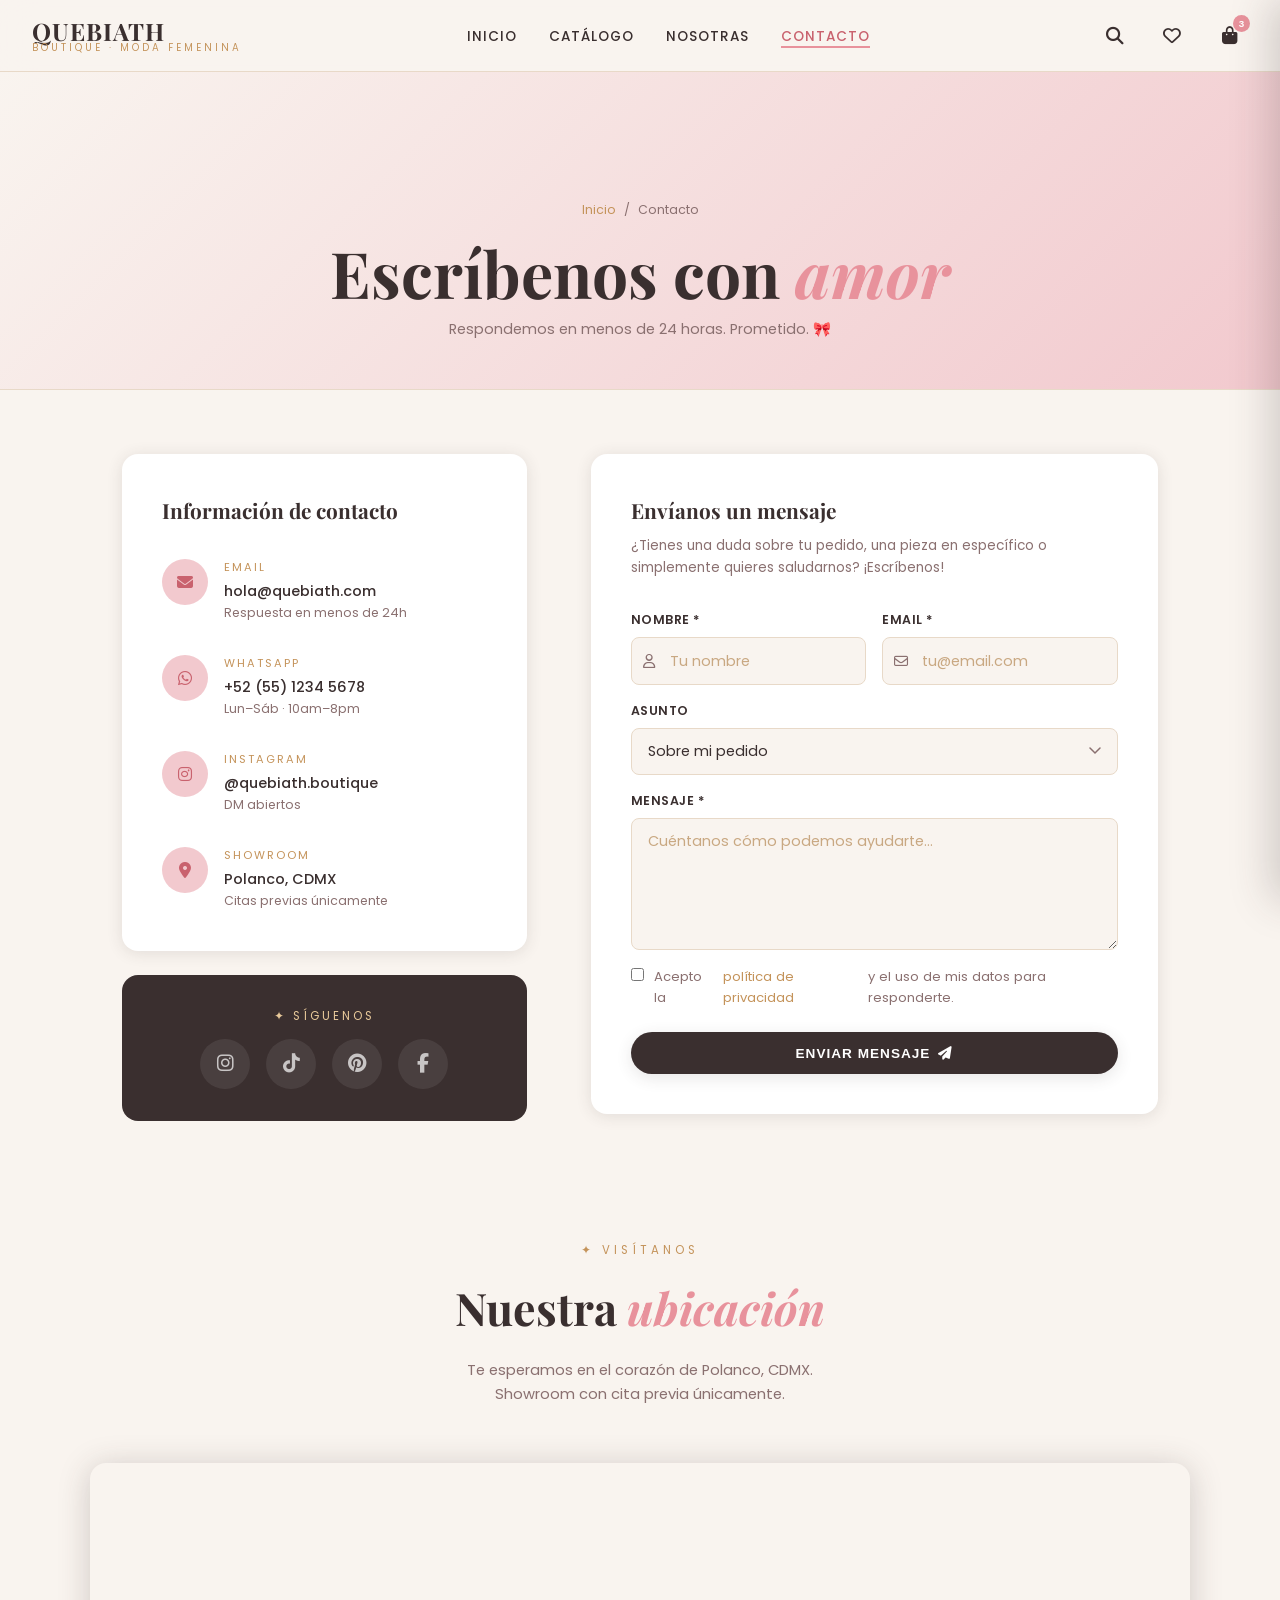
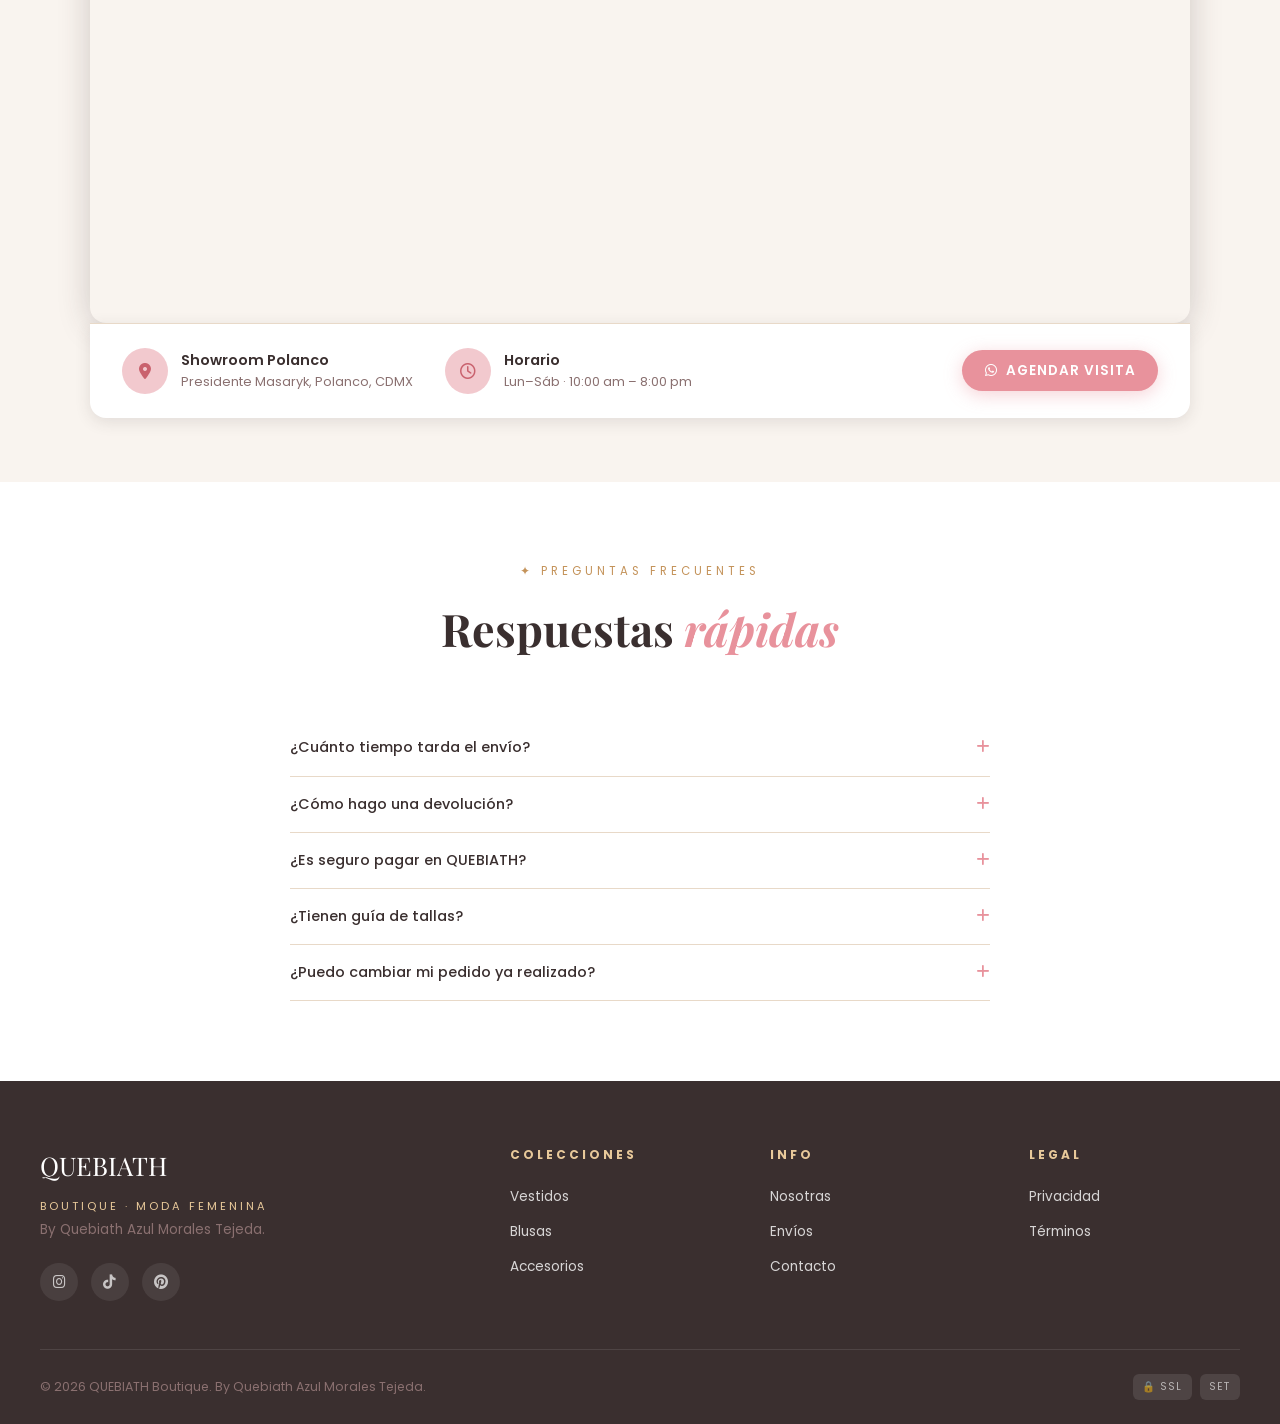
<file: pages/contacto.html>
<!DOCTYPE html>
<html lang="es">
<head>
  <meta charset="UTF-8">
  <meta name="viewport" content="width=device-width, initial-scale=1.0">
  <title>Contacto — QUEBIATH Boutique</title>
  <link rel="stylesheet" href="../css/style.css">
  <link rel="stylesheet" href="https://cdnjs.cloudflare.com/ajax/libs/font-awesome/6.5.0/css/all.min.css">
  <style>
    .contact-layout { max-width: 1100px; margin: 0 auto; padding: 4rem 2rem; display: grid; grid-template-columns: 1fr 1.4fr; gap: 4rem; align-items: start; }
    .contact-info-card { background: white; border-radius: var(--radius); padding: 2.5rem; box-shadow: 0 2px 16px var(--shadow); }
    .contact-item { display: flex; gap: 1rem; align-items: flex-start; margin-bottom: 2rem; }
    .contact-icon { width: 46px; height: 46px; background: var(--blush); border-radius: 50%; display: flex; align-items: center; justify-content: center; color: var(--rose-dark); font-size: 1rem; flex-shrink: 0; }
    .contact-item-text .label { font-size: 0.7rem; letter-spacing: 2px; text-transform: uppercase; color: var(--gold); margin-bottom: 0.2rem; }
    .contact-item-text .value { font-size: 0.9rem; color: var(--charcoal); font-weight: 500; }
    .contact-item-text .sub { font-size: 0.78rem; color: var(--muted); }
    .contact-form-card { background: white; border-radius: var(--radius); padding: 2.5rem; box-shadow: 0 2px 16px var(--shadow); }
    .input-icon-wrap { position: relative; }
    .input-icon { position: absolute; left: 12px; top: 50%; transform: translateY(-50%); color: var(--muted); font-size: 0.88rem; }
    .input-icon-wrap .form-input { padding-left: 2.4rem; }
    .faq-item { border-bottom: 1px solid var(--beige); }
    .faq-q { display: flex; justify-content: space-between; align-items: center; padding: 1rem 0; cursor: pointer; font-size: 0.9rem; font-weight: 500; color: var(--charcoal); }
    .faq-q .icon { color: var(--rose); transition: transform 0.3s; }
    .faq-a { display: none; font-size: 0.85rem; color: var(--muted); padding-bottom: 1rem; line-height: 1.7; }
    .faq-item.open .faq-q .icon { transform: rotate(45deg); }
    .faq-item.open .faq-a { display: block; }
    @media(max-width:800px){ .contact-layout{ grid-template-columns:1fr; } }
  </style>
</head>
<body>

<nav class="navbar" id="navbar">
  <a href="../index.html" class="nav-logo">
    <span class="brand">QUEBIATH</span>
    <span class="tagline">Boutique · Moda Femenina</span>
  </a>
  <ul class="nav-links">
    <li><a href="../index.html">Inicio</a></li>
    <li><a href="catalogo.html">Catálogo</a></li>
    <li><a href="nosotras.html">Nosotras</a></li>
    <li><a href="contacto.html" class="active">Contacto</a></li>
  </ul>
  <div class="nav-icons">
    <button class="nav-icon-btn"><i class="fa-solid fa-magnifying-glass"></i></button>
    <button class="nav-icon-btn"><i class="fa-regular fa-heart"></i></button>
    <button class="nav-icon-btn" id="cartBtn">
      <i class="fa-solid fa-bag-shopping"></i>
      <span class="cart-count" id="cartCount">3</span>
    </button>
  </div>
  <button class="hamburger" id="hamburger"><span></span><span></span><span></span></button>
</nav>

<div class="mobile-menu" id="mobileMenu">
  <a href="../index.html">Inicio</a>
  <a href="catalogo.html">Catálogo</a>
  <a href="nosotras.html">Nosotras</a>
  <a href="contacto.html">Contacto</a>
</div>

<div class="cart-overlay" id="cartOverlay" onclick="closeCart()"></div>
<aside class="cart-sidebar" id="cartSidebar">
  <div class="cart-header"><h3>Mi Bolsa</h3><button class="cart-close" onclick="closeCart()"><i class="fa-solid fa-xmark"></i></button></div>
  <div class="cart-items" id="cartItems"></div>
  <div class="cart-footer">
    <div class="cart-subtotal"><span class="label">Total</span><span class="value">$4,870 MXN</span></div>
    <a href="checkout.html" class="btn btn-primary btn-full" style="margin-top:1rem;">Finalizar Compra</a>
  </div>
</aside>

<div style="margin-top:72px;">
  <div class="page-hero">
    <div class="breadcrumb"><a href="../index.html">Inicio</a><span>/</span><span>Contacto</span></div>
    <h1>Escríbenos con <span style="color:var(--rose);font-style:italic;">amor</span></h1>
    <p style="max-width:440px;margin:0.5rem auto 0;font-size:0.9rem;color:var(--muted);">Respondemos en menos de 24 horas. Prometido. 🎀</p>
  </div>
</div>

<div class="contact-layout">
  <!-- Info -->
  <div>
    <div class="contact-info-card">
      <h3 style="font-family:'Playfair Display',serif;font-size:1.3rem;margin-bottom:2rem;color:var(--charcoal);">Información de contacto</h3>
      <div class="contact-item">
        <div class="contact-icon"><i class="fa-solid fa-envelope"></i></div>
        <div class="contact-item-text">
          <div class="label">Email</div>
          <div class="value">hola@quebiath.com</div>
          <div class="sub">Respuesta en menos de 24h</div>
        </div>
      </div>
      <div class="contact-item">
        <div class="contact-icon"><i class="fa-brands fa-whatsapp"></i></div>
        <div class="contact-item-text">
          <div class="label">WhatsApp</div>
          <div class="value">+52 (55) 1234 5678</div>
          <div class="sub">Lun–Sáb · 10am–8pm</div>
        </div>
      </div>
      <div class="contact-item">
        <div class="contact-icon"><i class="fa-brands fa-instagram"></i></div>
        <div class="contact-item-text">
          <div class="label">Instagram</div>
          <div class="value">@quebiath.boutique</div>
          <div class="sub">DM abiertos</div>
        </div>
      </div>
      <div class="contact-item" style="margin-bottom:0;">
        <div class="contact-icon"><i class="fa-solid fa-location-dot"></i></div>
        <div class="contact-item-text">
          <div class="label">Showroom</div>
          <div class="value">Polanco, CDMX</div>
          <div class="sub">Citas previas únicamente</div>
        </div>
      </div>
    </div>

    <!-- Socials -->
    <div style="background:var(--charcoal);border-radius:var(--radius);padding:2rem;margin-top:1.5rem;text-align:center;">
      <p style="font-size:0.72rem;letter-spacing:3px;text-transform:uppercase;color:var(--gold-light);margin-bottom:0.8rem;">✦ Síguenos</p>
      <div style="display:flex;gap:1rem;justify-content:center;">
        <a href="#" class="social-btn" style="width:50px;height:50px;font-size:1.2rem;"><i class="fa-brands fa-instagram"></i></a>
        <a href="#" class="social-btn" style="width:50px;height:50px;font-size:1.2rem;"><i class="fa-brands fa-tiktok"></i></a>
        <a href="#" class="social-btn" style="width:50px;height:50px;font-size:1.2rem;"><i class="fa-brands fa-pinterest"></i></a>
        <a href="#" class="social-btn" style="width:50px;height:50px;font-size:1.2rem;"><i class="fa-brands fa-facebook-f"></i></a>
      </div>
    </div>
  </div>

  <!-- Form -->
  <div class="contact-form-card">
    <h3 style="font-family:'Playfair Display',serif;font-size:1.3rem;margin-bottom:0.5rem;">Envíanos un mensaje</h3>
    <p style="font-size:0.85rem;color:var(--muted);margin-bottom:2rem;">¿Tienes una duda sobre tu pedido, una pieza en específico o simplemente quieres saludarnos? ¡Escríbenos!</p>
    <form id="contactForm" onsubmit="submitContact(event)">
      <div class="form-row">
        <div class="form-group">
          <label class="form-label">Nombre *</label>
          <div class="input-icon-wrap">
            <i class="fa-regular fa-user input-icon"></i>
            <input type="text" class="form-input" placeholder="Tu nombre" required>
          </div>
        </div>
        <div class="form-group">
          <label class="form-label">Email *</label>
          <div class="input-icon-wrap">
            <i class="fa-regular fa-envelope input-icon"></i>
            <input type="email" class="form-input" placeholder="tu@email.com" required autocomplete="email">
          </div>
        </div>
        <div class="form-group full" style="grid-column:span 2;">
          <label class="form-label">Asunto</label>
          <select class="form-input form-select">
            <option>Sobre mi pedido</option>
            <option>Una pieza del catálogo</option>
            <option>Devolución o cambio</option>
            <option>Colaboración</option>
            <option>Otro</option>
          </select>
        </div>
        <div class="form-group full" style="grid-column:span 2;">
          <label class="form-label">Mensaje *</label>
          <textarea class="form-input" rows="5" placeholder="Cuéntanos cómo podemos ayudarte..." required style="resize:vertical;"></textarea>
        </div>
      </div>
      <label style="display:flex;align-items:flex-start;gap:0.6rem;font-size:0.82rem;color:var(--muted);cursor:pointer;margin-bottom:1.5rem;">
        <input type="checkbox" required style="accent-color:var(--rose);margin-top:2px;flex-shrink:0;">
        Acepto la <a href="#" style="color:var(--gold);">política de privacidad</a> y el uso de mis datos para responderte.
      </label>
      <button type="submit" class="btn btn-primary btn-full">
        Enviar mensaje <i class="fa-solid fa-paper-plane"></i>
      </button>
    </form>
  </div>
</div>

<!-- Mapa de ubicación -->
<section style="padding:0 2rem 4rem;">
  <div style="max-width:1100px;margin:0 auto;">
    <div class="section-header" style="padding-top:3.5rem;">
      <p class="section-eyebrow">✦ Visítanos</p>
      <h2 class="section-title">Nuestra <span>ubicación</span></h2>
      <p class="section-desc">Te esperamos en el corazón de Polanco, CDMX.<br>Showroom con cita previa únicamente.</p>
    </div>
    <div style="border-radius:var(--radius);overflow:hidden;box-shadow:0 4px 32px var(--shadow-deep);">
      <iframe
        src="https://www.google.com/maps/embed?pb=!1m18!1m12!1m3!1d15052.456!2d-99.20410!3d19.43212!2m3!1f0!2f0!3f0!3m2!1i1024!2i768!4f13.1!3m3!1m2!1s0x85d201b8498ef16d%3A0x7e43e7e8b9d0e0ae!2sPolanco%2C%20Miguel%20Hidalgo%2C%20Ciudad%20de%20M%C3%A9xico%2C%20CDMX%2C%20M%C3%A9xico!5e0!3m2!1ses-419!2smx!4v1710000000000!5m2!1ses-419!2smx"
        width="100%"
        height="460"
        style="border:0;display:block;"
        allowfullscreen=""
        loading="lazy"
        referrerpolicy="no-referrer-when-downgrade"
        title="QUEBIATH Boutique — Polanco, CDMX">
      </iframe>
    </div>
    <div style="background:white;border-radius:0 0 var(--radius) var(--radius);padding:1.5rem 2rem;display:flex;gap:2rem;flex-wrap:wrap;align-items:center;border-top:1px solid var(--beige);box-shadow:0 4px 16px var(--shadow);">
      <div style="display:flex;gap:0.8rem;align-items:center;">
        <div class="contact-icon"><i class="fa-solid fa-location-dot"></i></div>
        <div>
          <div style="font-weight:600;font-size:0.9rem;color:var(--charcoal);">Showroom Polanco</div>
          <div style="font-size:0.8rem;color:var(--muted);">Presidente Masaryk, Polanco, CDMX</div>
        </div>
      </div>
      <div style="display:flex;gap:0.8rem;align-items:center;">
        <div class="contact-icon"><i class="fa-regular fa-clock"></i></div>
        <div>
          <div style="font-weight:600;font-size:0.9rem;color:var(--charcoal);">Horario</div>
          <div style="font-size:0.8rem;color:var(--muted);">Lun–Sáb · 10:00 am – 8:00 pm</div>
        </div>
      </div>
      <a href="https://wa.me/5215512345678" class="btn btn-rose" style="margin-left:auto;padding:0.6rem 1.4rem;font-size:0.85rem;" target="_blank" rel="noopener noreferrer">
        <i class="fa-brands fa-whatsapp"></i> Agendar visita
      </a>
    </div>
  </div>
</section>

<!-- FAQ -->
<section style="padding:5rem 2rem;background:white;">
  <div class="section-header">
    <p class="section-eyebrow">✦ Preguntas frecuentes</p>
    <h2 class="section-title">Respuestas <span>rápidas</span></h2>
  </div>
  <div style="max-width:700px;margin:0 auto;">
    <div class="faq-item">
      <div class="faq-q" onclick="toggleFaq(this)">¿Cuánto tiempo tarda el envío? <span class="icon"><i class="fa-solid fa-plus"></i></span></div>
      <div class="faq-a">Los envíos express tardan 2-3 días hábiles con Fedex o DHL. El envío overnight llega al día siguiente si realizas tu pedido antes de las 2pm. El envío estándar tarda 5-7 días hábiles.</div>
    </div>
    <div class="faq-item">
      <div class="faq-q" onclick="toggleFaq(this)">¿Cómo hago una devolución? <span class="icon"><i class="fa-solid fa-plus"></i></span></div>
      <div class="faq-a">Tienes 30 días a partir de la fecha de entrega para devolver cualquier pieza en condición original (sin usar, con etiquetas). Escríbenos y te enviamos la guía de devolución prepagada. ¡Sin costo adicional!</div>
    </div>
    <div class="faq-item">
      <div class="faq-q" onclick="toggleFaq(this)">¿Es seguro pagar en QUEBIATH? <span class="icon"><i class="fa-solid fa-plus"></i></span></div>
      <div class="faq-a">¡Totalmente! Usamos certificado SSL 256-bit, protocolo SET de Visa/Mastercard y autenticación 3D Secure. Nunca almacenamos tu CVV. Tu información está protegida en todo momento.</div>
    </div>
    <div class="faq-item">
      <div class="faq-q" onclick="toggleFaq(this)">¿Tienen guía de tallas? <span class="icon"><i class="fa-solid fa-plus"></i></span></div>
      <div class="faq-a">Sí. En cada producto encontrarás el botón "Guía de tallas" con medidas específicas de esa prenda. Si tienes dudas, escríbenos y te asesoramos personalmente.</div>
    </div>
    <div class="faq-item">
      <div class="faq-q" onclick="toggleFaq(this)">¿Puedo cambiar mi pedido ya realizado? <span class="icon"><i class="fa-solid fa-plus"></i></span></div>
      <div class="faq-a">Puedes modificar tu pedido dentro de las primeras 2 horas. Escríbenos por WhatsApp o email lo antes posible y haremos lo que podamos para ayudarte. Una vez enviado ya no podemos modificarlo.</div>
    </div>
  </div>
</section>

<footer class="footer">
  <div class="footer-grid">
    <div class="footer-brand">
      <span class="brand">QUEBIATH</span>
      <span class="tagline">Boutique · Moda Femenina</span>
      <p>By Quebiath Azul Morales Tejeda.</p>
      <div class="footer-socials">
        <a href="#" class="social-btn"><i class="fa-brands fa-instagram"></i></a>
        <a href="#" class="social-btn"><i class="fa-brands fa-tiktok"></i></a>
        <a href="#" class="social-btn"><i class="fa-brands fa-pinterest"></i></a>
      </div>
    </div>
    <div class="footer-col"><h4>Colecciones</h4><ul><li><a href="catalogo.html">Vestidos</a></li><li><a href="catalogo.html">Blusas</a></li><li><a href="catalogo.html">Accesorios</a></li></ul></div>
    <div class="footer-col"><h4>Info</h4><ul><li><a href="nosotras.html">Nosotras</a></li><li><a href="#">Envíos</a></li><li><a href="contacto.html">Contacto</a></li></ul></div>
    <div class="footer-col"><h4>Legal</h4><ul><li><a href="#">Privacidad</a></li><li><a href="#">Términos</a></li></ul></div>
  </div>
  <div class="footer-bottom">
    <p>© 2026 QUEBIATH Boutique. By Quebiath Azul Morales Tejeda.</p>
    <div class="footer-payments"><span class="payment-badge">🔒 SSL</span><span class="payment-badge">SET</span></div>
  </div>
</footer>

<button class="scroll-top" id="scrollTop" onclick="window.scrollTo({top:0,behavior:'smooth'})"><i class="fa-solid fa-arrow-up"></i></button>
<div class="toast" id="toast"></div>
<script src="../js/data.js"></script>
<script src="../js/main.js"></script>
<script>
  function submitContact(e) {
    e.preventDefault();
    showToast('🎀 ¡Mensaje enviado! Te responderemos pronto.');
    document.getElementById('contactForm').reset();
  }
  function toggleFaq(el) {
    el.parentElement.classList.toggle('open');
  }
</script>
</body>
</html>
</file>
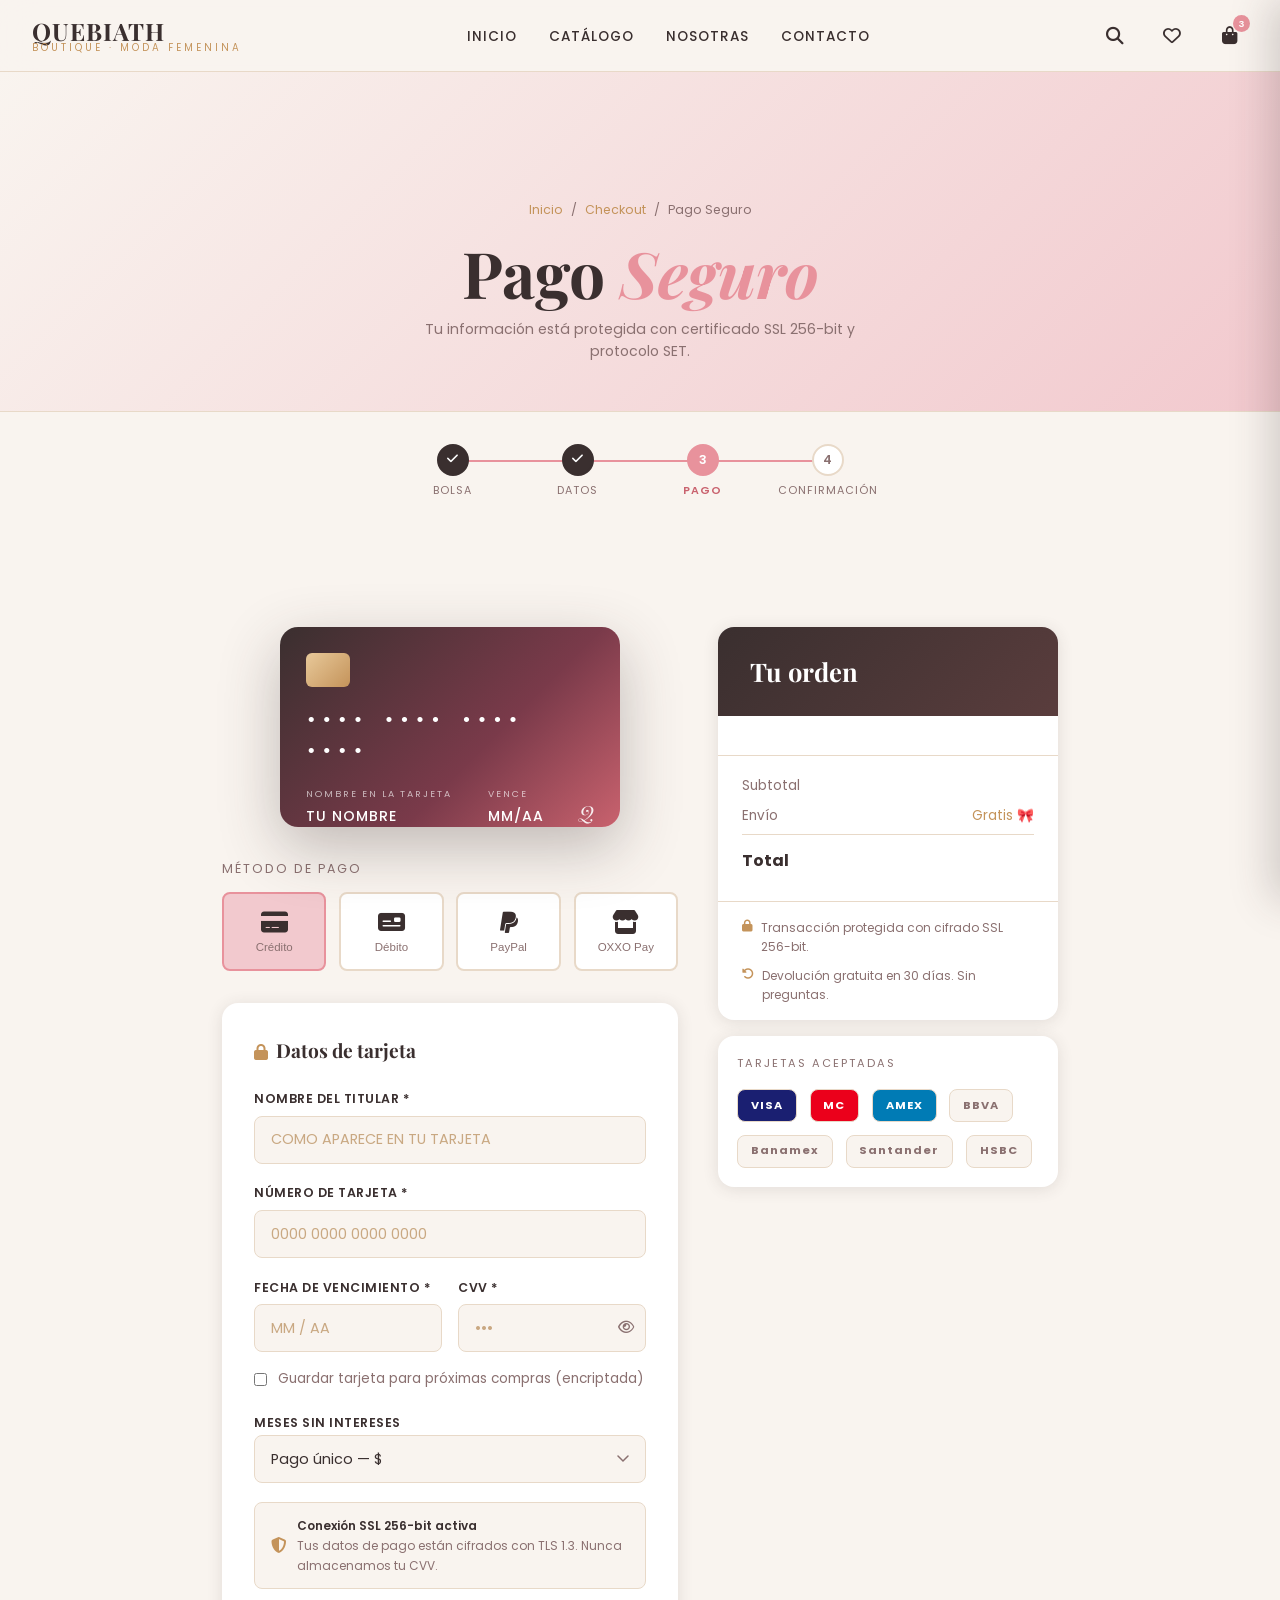
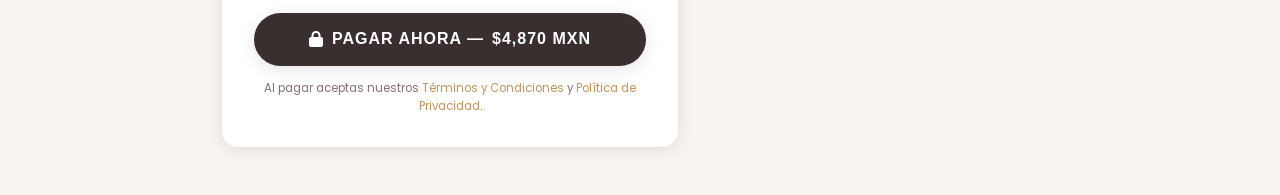
<file: pages/pago.html>
<!DOCTYPE html>
<html lang="es">
<head>
  <meta charset="UTF-8">
  <meta name="viewport" content="width=device-width, initial-scale=1.0">
  <title>Pago Seguro — QUEBIATH Boutique</title>
  <link rel="stylesheet" href="../css/style.css">
  <link rel="stylesheet" href="https://cdnjs.cloudflare.com/ajax/libs/font-awesome/6.5.0/css/all.min.css">
  <style>
    .payment-layout { max-width: 900px; margin: 0 auto; padding: 3rem 2rem; display: grid; grid-template-columns: 1fr 340px; gap: 2.5rem; align-items: start; }
    .payment-left { }
    .payment-right { position: sticky; top: 90px; }
    @media(max-width:760px){ .payment-layout{ grid-template-columns:1fr; } .payment-right{ position:static; } }
    .otp-modal { display: none; position: fixed; inset: 0; background: rgba(58,47,47,0.6); z-index: 2000; align-items: center; justify-content: center; padding: 1rem; backdrop-filter: blur(8px); }
    .otp-modal.show { display: flex; }
    .otp-box { background: white; border-radius: var(--radius); padding: 2.5rem; max-width: 380px; width: 100%; text-align: center; box-shadow: 0 20px 60px var(--shadow-deep); }
    .otp-box h3 { font-family: 'Playfair Display', serif; font-size: 1.5rem; margin-bottom: 0.5rem; }
    .otp-box p { font-size: 0.88rem; color: var(--muted); margin-bottom: 1.5rem; }
    .otp-inputs { display: flex; gap: 0.6rem; justify-content: center; margin-bottom: 1.5rem; }
    .otp-input { width: 52px; height: 60px; border: 2.5px solid var(--beige); border-radius: 10px; font-size: 1.5rem; text-align: center; font-weight: 700; font-family: 'Playfair Display', serif; color: var(--charcoal); outline: none; transition: border-color 0.25s; }
    .otp-input:focus { border-color: var(--rose); }
    .otp-resend { font-size: 0.78rem; color: var(--muted); }
    .otp-resend button { color: var(--rose-dark); font-weight: 600; text-decoration: underline; }
    .bank-logos { display: flex; gap: 0.8rem; flex-wrap: wrap; margin-top: 1rem; }
    .bank-logo { background: var(--cream); border: 1px solid var(--beige); border-radius: 8px; padding: 0.4rem 0.8rem; font-size: 0.7rem; font-weight: 700; letter-spacing: 1px; color: var(--muted); }
  </style>
</head>
<body>

<nav class="navbar" id="navbar">
  <a href="../index.html" class="nav-logo">
    <span class="brand">QUEBIATH</span>
    <span class="tagline">Boutique · Moda Femenina</span>
  </a>
  <ul class="nav-links">
    <li><a href="../index.html">Inicio</a></li>
    <li><a href="catalogo.html">Catálogo</a></li>
    <li><a href="nosotras.html">Nosotras</a></li>
    <li><a href="contacto.html">Contacto</a></li>
  </ul>
  <div class="nav-icons">
    <button class="nav-icon-btn"><i class="fa-solid fa-magnifying-glass"></i></button>
    <button class="nav-icon-btn"><i class="fa-regular fa-heart"></i></button>
    <button class="nav-icon-btn" id="cartBtn">
      <i class="fa-solid fa-bag-shopping"></i>
      <span class="cart-count" id="cartCount">3</span>
    </button>
  </div>
  <button class="hamburger" id="hamburger"><span></span><span></span><span></span></button>
</nav>

<div class="mobile-menu" id="mobileMenu">
  <a href="../index.html">Inicio</a>
  <a href="catalogo.html">Catálogo</a>
  <a href="nosotras.html">Nosotras</a>
  <a href="contacto.html">Contacto</a>
</div>

<div class="cart-overlay" id="cartOverlay" onclick="closeCart()"></div>
<aside class="cart-sidebar" id="cartSidebar">
  <div class="cart-header">
    <h3>Mi Bolsa</h3>
    <button class="cart-close" onclick="closeCart()"><i class="fa-solid fa-xmark"></i></button>
  </div>
  <div class="cart-items" id="cartItems"></div>
  <div class="cart-footer">
    <div class="cart-subtotal"><span class="label">Total</span><span class="value" id="cartTotalDisplay">$4,870 MXN</span></div>
    <a href="checkout.html" class="btn btn-primary btn-full" style="margin-top:1rem;">Finalizar Compra</a>
  </div>
</aside>

<div style="margin-top:72px;">
  <div class="page-hero">
    <div class="breadcrumb">
      <a href="../index.html">Inicio</a><span>/</span>
      <a href="checkout.html">Checkout</a><span>/</span>
      <span>Pago Seguro</span>
    </div>
    <h1>Pago <span style="color:var(--rose);font-style:italic;">Seguro</span></h1>
    <p style="max-width:480px;margin:0.5rem auto 0;font-size:0.88rem;color:var(--muted);">Tu información está protegida con certificado SSL 256-bit y protocolo SET.</p>
  </div>
</div>

<section style="padding:2rem;">
  <!-- Steps -->
  <div class="steps-bar">
    <div class="step-item completed"><div class="step-circle"><i class="fa-solid fa-check"></i></div><span class="step-label">Bolsa</span></div>
    <div class="step-item completed"><div class="step-circle"><i class="fa-solid fa-check"></i></div><span class="step-label">Datos</span></div>
    <div class="step-item active"><div class="step-circle">3</div><span class="step-label">Pago</span></div>
    <div class="step-item pending"><div class="step-circle">4</div><span class="step-label">Confirmación</span></div>
  </div>
</section>

<div class="payment-layout">
  <!-- Left: Payment form -->
  <div class="payment-left">

    <!-- Tarjeta visual 3D -->
    <div class="payment-card-visual">
      <div class="card-3d" id="card3d">
        <div class="card-front">
          <div class="card-chip"></div>
          <div class="card-number" id="cardDisplayNumber">•••• •••• •••• ••••</div>
          <div class="card-meta">
            <div>
              <div class="card-label">Nombre en la tarjeta</div>
              <div class="card-value" id="cardDisplayName">TU NOMBRE</div>
            </div>
            <div>
              <div class="card-label">Vence</div>
              <div class="card-value" id="cardDisplayExpiry">MM/AA</div>
            </div>
            <div class="card-logo">Q</div>
          </div>
        </div>
        <div class="card-back">
          <div class="card-back-stripe"></div>
          <div style="padding:0 0.5rem;">
            <div class="card-back-cvv">
              <div class="cvv-label">CVV</div>
              <div class="cvv-value" id="cardDisplayCvv">•••</div>
            </div>
            <div style="margin-top:1rem;font-size:0.7rem;opacity:0.6;line-height:1.5;">
              Sitio protegido con certificado SSL 256-bit. Tu información de pago está cifrada en todo momento.
            </div>
          </div>
        </div>
      </div>
    </div>

    <!-- Método de pago -->
    <div style="margin-bottom:1.5rem;">
      <div style="font-size:0.78rem;letter-spacing:2px;text-transform:uppercase;color:var(--muted);margin-bottom:0.8rem;">Método de pago</div>
      <div class="payment-methods">
        <button class="payment-method-btn active" onclick="setPayMethod('credit',this)">
          <i class="fa-solid fa-credit-card"></i>
          <span>Crédito</span>
        </button>
        <button class="payment-method-btn" onclick="setPayMethod('debit',this)">
          <i class="fa-solid fa-money-check"></i>
          <span>Débito</span>
        </button>
        <button class="payment-method-btn" onclick="setPayMethod('paypal',this)">
          <i class="fa-brands fa-paypal"></i>
          <span>PayPal</span>
        </button>
        <button class="payment-method-btn" onclick="setPayMethod('oxxo',this)">
          <i class="fa-solid fa-store"></i>
          <span>OXXO Pay</span>
        </button>
      </div>
    </div>

    <!-- Form de tarjeta -->
    <div class="card-form" id="cardFormSection">
      <h3><i class="fa-solid fa-lock" style="color:var(--gold);margin-right:0.5rem;font-size:1rem;"></i>Datos de tarjeta</h3>
      <div class="form-group" style="margin-bottom:1.2rem;">
        <label class="form-label">Nombre del titular *</label>
        <input type="text" class="form-input" id="cardName" placeholder="Como aparece en tu tarjeta" oninput="updateCardName(this.value)" autocomplete="cc-name" maxlength="26" style="text-transform:uppercase">
      </div>
      <div class="form-group" style="margin-bottom:1.2rem;">
        <label class="form-label">Número de tarjeta *</label>
        <div style="position:relative;">
          <input type="text" class="form-input" id="cardNumber" placeholder="0000 0000 0000 0000" oninput="formatCardNum(this)" autocomplete="cc-number" maxlength="19" style="padding-right:3.5rem;">
          <span id="cardBrandIcon" style="position:absolute;right:12px;top:50%;transform:translateY(-50%);font-size:1.4rem;color:var(--muted);"></span>
        </div>
      </div>
      <div class="form-row">
        <div class="form-group">
          <label class="form-label">Fecha de vencimiento *</label>
          <input type="text" class="form-input" id="cardExpiry" placeholder="MM / AA" oninput="formatExpiry(this)" autocomplete="cc-exp" maxlength="7">
        </div>
        <div class="form-group">
          <label class="form-label">CVV *</label>
          <div class="cvv-input-wrap">
            <input type="password" class="form-input" id="cardCvv" placeholder="•••" oninput="updateCvv(this.value)" onfocus="flipCard(true)" onblur="flipCard(false)" autocomplete="cc-csc" maxlength="4">
            <span class="cvv-eye" onclick="toggleCvvVisibility()"><i class="fa-regular fa-eye" id="cvvEyeIcon"></i></span>
          </div>
        </div>
      </div>
      <div class="form-group" style="margin-top:0.5rem;margin-bottom:1.2rem;">
        <label style="display:flex;align-items:center;gap:0.7rem;font-size:0.85rem;cursor:pointer;color:var(--muted);">
          <input type="checkbox" id="saveCard" style="accent-color:var(--rose);">
          Guardar tarjeta para próximas compras (encriptada)
        </label>
      </div>

      <!-- Cuotas (solo crédito) -->
      <div id="installmentsSection" style="margin-bottom:1.2rem;">
        <label class="form-label">Meses sin intereses</label>
        <select class="form-input form-select" id="installments">
          <option value="1">Pago único — $<span id="installTotal"></span></option>
          <option value="3">3 MSI — $<span id="inst3"></span> / mes</option>
          <option value="6">6 MSI — $<span id="inst6"></span> / mes</option>
          <option value="12">12 MSI — $<span id="inst12"></span> / mes</option>
        </select>
      </div>

      <!-- SSL badge -->
      <div class="ssl-badge">
        <i class="fa-solid fa-shield-halved"></i>
        <div>
          <p style="font-weight:600;color:var(--charcoal);margin-bottom:0.1rem;">Conexión SSL 256-bit activa</p>
          <p>Tus datos de pago están cifrados con TLS 1.3. Nunca almacenamos tu CVV.</p>
        </div>
      </div>

      <button class="btn btn-primary btn-full btn-pulse" style="margin-top:1.5rem;font-size:1rem;padding:1.1rem;" onclick="submitPayment()">
        <i class="fa-solid fa-lock"></i> Pagar ahora — <span id="payNowTotal">$4,870 MXN</span>
      </button>
      <p style="text-align:center;font-size:0.72rem;color:var(--muted);margin-top:0.8rem;">
        Al pagar aceptas nuestros <a href="#" style="color:var(--gold);">Términos y Condiciones</a> y <a href="#" style="color:var(--gold);">Política de Privacidad</a>.
      </p>
    </div>

    <!-- PayPal section -->
    <div id="paypalSection" style="display:none;" class="card-form">
      <h3><i class="fa-brands fa-paypal" style="color:#003087;margin-right:0.5rem;"></i>Pagar con PayPal</h3>
      <p style="font-size:0.9rem;margin-bottom:1.5rem;">Serás redirigida de forma segura a PayPal para completar tu pago.</p>
      <button class="btn btn-full" style="background:#003087;color:white;padding:1.1rem;font-size:1rem;" onclick="showToast('🔒 Redirigiendo a PayPal...')">
        <i class="fa-brands fa-paypal"></i> Continuar con PayPal
      </button>
    </div>

    <!-- OXXO section -->
    <div id="oxxoSection" style="display:none;" class="card-form">
      <h3><i class="fa-solid fa-store" style="color:var(--gold);margin-right:0.5rem;"></i>OXXO Pay</h3>
      <p style="font-size:0.9rem;margin-bottom:1rem;">Genera tu ficha de pago y paga en cualquier OXXO de México.</p>
      <div style="background:var(--cream);border:2px dashed var(--beige-dark);border-radius:12px;padding:1.5rem;text-align:center;margin-bottom:1.2rem;">
        <div style="font-size:0.7rem;letter-spacing:2px;text-transform:uppercase;color:var(--muted);margin-bottom:0.5rem;">Referencia de pago</div>
        <div style="font-family:'Courier New',monospace;font-size:1.8rem;font-weight:700;letter-spacing:4px;color:var(--charcoal);">QBT-2026-8847</div>
        <div style="font-size:0.75rem;color:var(--muted);margin-top:0.4rem;">Válida por 48 horas</div>
      </div>
      <button class="btn btn-full btn-gold" onclick="showToast('📄 Ficha OXXO generada. ¡Guárdala!')">Descargar ficha PDF</button>
    </div>

  </div>

  <!-- Right: Order summary -->
  <div class="payment-right">
    <div class="order-summary-card">
      <div class="order-summary-header">
        <h3>Tu orden</h3>
      </div>
      <div class="order-items" id="payOrderItems"></div>
      <div class="order-totals">
        <div class="order-line"><span class="lbl">Subtotal</span><span class="val" id="paySummarySubtotal"></span></div>
        <div class="order-line"><span class="lbl">Envío</span><span class="val" style="color:var(--gold);">Gratis 🎀</span></div>
        <div class="order-line total"><span class="lbl">Total</span><span class="val" id="paySummaryTotal"></span></div>
      </div>
      <div style="padding:1rem 1.5rem;font-size:0.75rem;color:var(--muted);border-top:1px solid var(--beige);">
        <div style="display:flex;gap:0.5rem;align-items:flex-start;margin-bottom:0.6rem;">
          <i class="fa-solid fa-lock" style="color:var(--gold);margin-top:2px;"></i>
          <span>Transacción protegida con cifrado SSL 256-bit.</span>
        </div>
        <div style="display:flex;gap:0.5rem;align-items:flex-start;">
          <i class="fa-solid fa-rotate-left" style="color:var(--gold);margin-top:2px;"></i>
          <span>Devolución gratuita en 30 días. Sin preguntas.</span>
        </div>
      </div>
    </div>

    <!-- Tarjetas aceptadas -->
    <div style="background:white;border-radius:var(--radius);padding:1.2rem;margin-top:1rem;box-shadow:0 2px 16px var(--shadow);">
      <div style="font-size:0.7rem;letter-spacing:2px;text-transform:uppercase;color:var(--muted);margin-bottom:0.8rem;">Tarjetas aceptadas</div>
      <div class="bank-logos">
        <span class="bank-logo" style="background:#1A1F71;color:white;">VISA</span>
        <span class="bank-logo" style="background:#EB001B;color:white;">MC</span>
        <span class="bank-logo" style="background:#007BB5;color:white;">AMEX</span>
        <span class="bank-logo">BBVA</span>
        <span class="bank-logo">Banamex</span>
        <span class="bank-logo">Santander</span>
        <span class="bank-logo">HSBC</span>
      </div>
    </div>
  </div>
</div>

<!-- OTP / 3D Secure Modal -->
<div class="otp-modal" id="otpModal">
  <div class="otp-box">
    <div style="font-size:2.5rem;margin-bottom:0.8rem;">🔐</div>
    <h3>Verificación 3D Secure</h3>
    <p>Tu banco envió un código de verificación a tu teléfono <strong>•••••••••71</strong>. Ingresa el código para confirmar tu pago.</p>
    <div class="otp-inputs" id="otpInputs">
      <input type="text" class="otp-input" maxlength="1" oninput="otpNext(this,0)">
      <input type="text" class="otp-input" maxlength="1" oninput="otpNext(this,1)">
      <input type="text" class="otp-input" maxlength="1" oninput="otpNext(this,2)">
      <input type="text" class="otp-input" maxlength="1" oninput="otpNext(this,3)">
      <input type="text" class="otp-input" maxlength="1" oninput="otpNext(this,4)">
      <input type="text" class="otp-input" maxlength="1" oninput="otpNext(this,5)">
    </div>
    <button class="btn btn-primary btn-full" onclick="confirmOtp()" style="margin-bottom:1rem;">Verificar y pagar</button>
    <div class="otp-resend">¿No recibiste el código? <button onclick="showToast('📱 Reenvío en proceso...')">Reenviar</button></div>
    <p style="font-size:0.7rem;margin-top:1rem;color:var(--muted);">🔒 Proceso 3D Secure activo</p>
  </div>
</div>

<!-- Success overlay -->
<div class="success-overlay" id="successOverlay">
  <div class="success-icon">🎀</div>
  <h2>¡Pago exitoso!</h2>
  <p>Gracias por tu compra en QUEBIATH Boutique. Tu pedido está siendo preparado con todo el amor del mundo.</p>
  <div class="order-number">Número de orden: <strong>#QBT-2026-<span id="orderNum"></span></strong></div>
  <p style="font-size:0.82rem;margin-bottom:1.5rem;">Recibirás un email de confirmación con los detalles de tu envío en breve.</p>
  <div style="display:flex;gap:1rem;flex-wrap:wrap;justify-content:center;">
    <a href="../index.html" class="btn btn-primary">Seguir comprando</a>
    <a href="catalogo.html" class="btn btn-outline">Ver catálogo</a>
  </div>
</div>

<div class="toast" id="toast"></div>
<button class="scroll-top" id="scrollTop" onclick="window.scrollTo({top:0,behavior:'smooth'})"><i class="fa-solid fa-arrow-up"></i></button>

<script src="../js/data.js"></script>
<script src="../js/main.js"></script>
<script>
  // ---- Init totals ----
  function initPayment() {
    if (!window.DB) return;
    const total = DB.query.getCartTotal();
    const totalFmt = '$' + total.toLocaleString('es-MX') + ' MXN';

    // Fill order summary
    const items = DB.cart;
    document.getElementById('payOrderItems').innerHTML = items.map(item => {
      const p = DB.query.getById(item.productId);
      if (!p) return '';
      return `<div class="order-item">
        <div style="position:relative;">
          <img src="${p.images[0]}" alt="${p.name}" class="order-item-img">
          <span style="position:absolute;top:-6px;right:-6px;background:var(--rose);color:white;width:18px;height:18px;border-radius:50%;font-size:0.65rem;display:flex;align-items:center;justify-content:center;font-weight:700;">${item.qty}</span>
        </div>
        <div><div class="order-item-name">${p.name}</div><div class="order-item-sub">Talla: ${item.size}</div></div>
        <div class="order-item-price">$${(p.price*item.qty).toLocaleString('es-MX')}</div>
      </div>`;
    }).join('');

    document.getElementById('paySummarySubtotal').textContent = totalFmt;
    document.getElementById('paySummaryTotal').textContent = totalFmt;
    document.getElementById('payNowTotal').textContent = totalFmt;

    // Installments
    document.getElementById('installTotal').textContent = total.toLocaleString('es-MX');
    document.getElementById('inst3').textContent = Math.round(total/3).toLocaleString('es-MX');
    document.getElementById('inst6').textContent = Math.round(total/6).toLocaleString('es-MX');
    document.getElementById('inst12').textContent = Math.round(total/12).toLocaleString('es-MX');
  }

  // ---- Card display updates ----
  function updateCardName(val) {
    document.getElementById('cardDisplayName').textContent = (val.toUpperCase() || 'TU NOMBRE').slice(0,22);
  }
  function formatCardNum(input) {
    let val = input.value.replace(/\D/g,'').slice(0,16);
    val = val.replace(/(.{4})/g,'$1 ').trim();
    input.value = val;
    const display = val || '•••• •••• •••• ••••';
    document.getElementById('cardDisplayNumber').textContent = display.length < 19 ? display.padEnd(19,'•').replace(/•/g,'•') : display;
    // Detectar tipo de tarjeta
    const num = val.replace(/\s/g,'');
    const icon = document.getElementById('cardBrandIcon');
    if (num.startsWith('4')) { icon.innerHTML='<i class="fa-brands fa-cc-visa" style="color:#1A1F71;"></i>'; }
    else if (/^5[1-5]/.test(num) || /^2[2-7]/.test(num)) { icon.innerHTML='<i class="fa-brands fa-cc-mastercard" style="color:#EB001B;"></i>'; }
    else if (num.startsWith('3')) { icon.innerHTML='<i class="fa-brands fa-cc-amex" style="color:#007BB5;"></i>'; }
    else { icon.innerHTML='<i class="fa-solid fa-credit-card" style="color:var(--muted);"></i>'; }
  }
  function formatExpiry(input) {
    let val = input.value.replace(/\D/g,'').slice(0,4);
    if (val.length >= 2) val = val.slice(0,2) + ' / ' + val.slice(2);
    input.value = val;
    document.getElementById('cardDisplayExpiry').textContent = val || 'MM/AA';
  }
  function updateCvv(val) {
    document.getElementById('cardDisplayCvv').textContent = val ? '•'.repeat(val.length) : '•••';
  }
  function flipCard(flipped) {
    document.getElementById('card3d').classList.toggle('flipped', flipped);
  }
  function toggleCvvVisibility() {
    const input = document.getElementById('cardCvv');
    const icon = document.getElementById('cvvEyeIcon');
    if (input.type === 'password') { input.type = 'text'; icon.className = 'fa-regular fa-eye-slash'; }
    else { input.type = 'password'; icon.className = 'fa-regular fa-eye'; }
  }

  // ---- Payment method toggle ----
  function setPayMethod(method, btn) {
    document.querySelectorAll('.payment-method-btn').forEach(b => b.classList.remove('active'));
    btn.classList.add('active');
    document.getElementById('cardFormSection').style.display = 'none';
    document.getElementById('paypalSection').style.display = 'none';
    document.getElementById('oxxoSection').style.display = 'none';
    document.getElementById('installmentsSection').style.display = 'none';
    if (method === 'credit' || method === 'debit') {
      document.getElementById('cardFormSection').style.display = 'block';
      if (method === 'credit') document.getElementById('installmentsSection').style.display = 'block';
    } else if (method === 'paypal') {
      document.getElementById('paypalSection').style.display = 'block';
    } else if (method === 'oxxo') {
      document.getElementById('oxxoSection').style.display = 'block';
    }
  }

  // ---- Validación & enviar pago ----
  function submitPayment() {
    const name = document.getElementById('cardName').value.trim();
    const number = document.getElementById('cardNumber').value.replace(/\s/g,'');
    const expiry = document.getElementById('cardExpiry').value.replace(/\s/g,'');
    const cvv = document.getElementById('cardCvv').value.trim();

    if (!name) { showToast('⚠️ Ingresa el nombre del titular'); return; }
    if (number.length < 13) { showToast('⚠️ Número de tarjeta incompleto'); return; }
    if (expiry.length < 5) { showToast('⚠️ Fecha de vencimiento incompleta'); return; }
    if (cvv.length < 3) { showToast('⚠️ CVV requerido'); return; }

    // Validar mes/año
    const parts = document.getElementById('cardExpiry').value.replace(/\s/g,'').split('/');
    const month = parseInt(parts[0]);
    const year = parseInt('20' + parts[1]);
    const now = new Date();
    if (month < 1 || month > 12 || year < now.getFullYear() || (year === now.getFullYear() && month < now.getMonth() + 1)) {
      showToast('⚠️ Tarjeta vencida o fecha inválida');
      return;
    }

    // Simular 3D Secure
    document.getElementById('otpModal').classList.add('show');
    document.getElementById('otpInputs').querySelectorAll('.otp-input')[0].focus();
  }

  // ---- OTP ----
  function otpNext(input, index) {
    input.value = input.value.replace(/\D/g,'');
    if (input.value.length === 1 && index < 5) {
      document.querySelectorAll('.otp-input')[index + 1]?.focus();
    }
  }
  function confirmOtp() {
    const inputs = document.querySelectorAll('.otp-input');
    const code = Array.from(inputs).map(i => i.value).join('');
    if (code.length < 6) { showToast('⚠️ Ingresa los 6 dígitos'); return; }

    // Simulate processing
    document.getElementById('otpModal').classList.remove('show');
    showToast('🔄 Procesando pago...');
    setTimeout(() => {
      const orderNum = Math.floor(Math.random() * 9000 + 1000);
      document.getElementById('orderNum').textContent = orderNum;
      document.getElementById('successOverlay').classList.add('show');
      // Vaciar carrito
      DB.cart.length = 0;
      updateCartFooter();
    }, 2000);
  }

  // ---- OTP keyboard nav ----
  document.addEventListener('keydown', function(e) {
    if (e.key === 'Backspace') {
      const inputs = document.querySelectorAll('.otp-input');
      const focused = document.activeElement;
      const idx = Array.from(inputs).indexOf(focused);
      if (idx > 0 && !focused.value) { inputs[idx-1].focus(); inputs[idx-1].value = ''; }
    }
  });

  initPayment();
</script>
</body>
</html>
</file>
<file: css/style.css>
/* =============================================
   QUEBIATH - Tienda Boutique
   CSS Global | Paleta Beige, Blanco & Fresa
   ============================================= */

@import url('https://fonts.googleapis.com/css2?family=Playfair+Display:ital,wght@0,400;0,600;0,700;1,400&family=Poppins:wght@300;400;500;600&family=Cormorant+Garamond:ital,wght@0,400;0,600;1,400&display=swap');

:root {
  --cream:       #F9F4EF;
  --beige:       #E8D9C8;
  --beige-dark:  #C9A882;
  --blush:       #F2C9CE;
  --rose:        #E8929C;
  --rose-dark:   #C9626E;
  --white:       #FFFFFF;
  --charcoal:    #3A2F2F;
  --muted:       #8A7070;
  --gold:        #C4935A;
  --gold-light:  #E8C99A;
  --shadow:      rgba(58, 47, 47, 0.12);
  --shadow-deep: rgba(58, 47, 47, 0.22);
  --radius:      16px;
  --radius-sm:   8px;
  --transition:  all 0.35s cubic-bezier(0.4, 0, 0.2, 1);
}

/* ---- Reset & Base ---- */
*, *::before, *::after { box-sizing: border-box; margin: 0; padding: 0; }
html { scroll-behavior: smooth; font-size: 16px; }
body {
  font-family: 'Poppins', sans-serif;
  background: var(--cream);
  color: var(--charcoal);
  line-height: 1.6;
  overflow-x: hidden;
}
img { max-width: 100%; display: block; }
a { text-decoration: none; color: inherit; }
ul { list-style: none; }
button { cursor: pointer; border: none; outline: none; background: none; }
input, select, textarea { font-family: inherit; }

/* ---- Typography ---- */
h1, h2, h3, h4 { font-family: 'Playfair Display', serif; }
h1 { font-size: clamp(2.2rem, 5vw, 4rem); line-height: 1.15; }
h2 { font-size: clamp(1.6rem, 3.5vw, 2.8rem); }
h3 { font-size: clamp(1.1rem, 2.5vw, 1.6rem); }
p { font-size: 0.95rem; color: var(--muted); }

/* ---- Scrollbar ---- */
::-webkit-scrollbar { width: 6px; }
::-webkit-scrollbar-track { background: var(--cream); }
::-webkit-scrollbar-thumb { background: var(--beige-dark); border-radius: 3px; }

/* ============================================
   NAVBAR
   ============================================ */
.navbar {
  position: fixed; top: 0; left: 0; right: 0; z-index: 1000;
  display: flex; align-items: center; justify-content: space-between;
  padding: 0 2rem;
  height: 72px;
  background: rgba(249, 244, 239, 0.92);
  backdrop-filter: blur(16px);
  border-bottom: 1px solid var(--beige);
  transition: var(--transition);
}
.navbar.scrolled {
  box-shadow: 0 4px 24px var(--shadow);
  height: 64px;
}
.nav-logo {
  display: flex; flex-direction: column; line-height: 1;
}
.nav-logo .brand { font-family: 'Playfair Display', serif; font-size: 1.5rem; font-weight: 700; color: var(--charcoal); letter-spacing: 1px; }
.nav-logo .tagline { font-size: 0.62rem; letter-spacing: 3px; text-transform: uppercase; color: var(--gold); }

.nav-links { display: flex; gap: 2rem; }
.nav-links a { font-size: 0.85rem; font-weight: 500; letter-spacing: 1px; text-transform: uppercase; color: var(--charcoal); position: relative; padding-bottom: 2px; transition: color 0.25s; }
.nav-links a::after { content: ''; position: absolute; bottom: 0; left: 0; width: 0; height: 1.5px; background: var(--rose); transition: width 0.3s; }
.nav-links a:hover { color: var(--rose-dark); }
.nav-links a:hover::after, .nav-links a.active::after { width: 100%; }
.nav-links a.active { color: var(--rose-dark); }

.nav-icons { display: flex; gap: 1.2rem; align-items: center; }
.nav-icon-btn { width: 38px; height: 38px; border-radius: 50%; display: flex; align-items: center; justify-content: center; transition: var(--transition); color: var(--charcoal); font-size: 1.1rem; position: relative; }
.nav-icon-btn:hover { background: var(--blush); color: var(--rose-dark); }
.cart-count { position: absolute; top: -2px; right: -2px; background: var(--rose); color: white; font-size: 0.62rem; width: 17px; height: 17px; border-radius: 50%; display: flex; align-items: center; justify-content: center; font-weight: 600; }

.hamburger { display: none; flex-direction: column; gap: 4px; padding: 6px; }
.hamburger span { width: 22px; height: 2px; background: var(--charcoal); border-radius: 2px; transition: var(--transition); }

/* Mobile Nav */
.mobile-menu {
  display: none; position: fixed; top: 72px; left: 0; right: 0; bottom: 0;
  background: rgba(249, 244, 239, 0.98); z-index: 999;
  flex-direction: column; align-items: center; justify-content: center; gap: 2rem;
  backdrop-filter: blur(20px);
}
.mobile-menu.open { display: flex; }
.mobile-menu a { font-family: 'Playfair Display', serif; font-size: 2rem; color: var(--charcoal); transition: color 0.25s; }
.mobile-menu a:hover { color: var(--rose); }

/* ============================================
   HERO
   ============================================ */
.hero {
  min-height: 100vh;
  display: flex; align-items: center;
  padding: 6rem 2rem 4rem;
  position: relative;
  overflow: hidden;
}
.hero-bg {
  position: absolute; inset: 0; z-index: 0;
  background: linear-gradient(135deg, var(--cream) 0%, var(--blush) 40%, var(--beige) 100%);
}
.hero-shape {
  position: absolute; right: -100px; top: -80px;
  width: 700px; height: 700px; border-radius: 50%;
  background: radial-gradient(circle, rgba(242,201,206,0.45) 0%, transparent 70%);
  z-index: 0;
}
.hero-shape2 {
  position: absolute; left: -80px; bottom: -100px;
  width: 500px; height: 500px; border-radius: 50%;
  background: radial-gradient(circle, rgba(196,147,90,0.18) 0%, transparent 70%);
  z-index: 0;
}
.hero-content { position: relative; z-index: 1; max-width: 1200px; margin: 0 auto; width: 100%; display: grid; grid-template-columns: 1fr 1fr; gap: 4rem; align-items: center; }
.hero-text { }
.hero-eyebrow { font-size: 0.75rem; letter-spacing: 4px; text-transform: uppercase; color: var(--gold); margin-bottom: 1.2rem; font-weight: 500; }
.hero-title { color: var(--charcoal); margin-bottom: 1.5rem; }
.hero-title span { color: var(--rose); font-style: italic; }
.hero-desc { font-size: 1rem; max-width: 420px; margin-bottom: 2.5rem; color: var(--muted); }
.hero-actions { display: flex; gap: 1rem; flex-wrap: wrap; }
.hero-img-wrap { position: relative; }
.hero-img-frame {
  border-radius: 40% 60% 60% 40% / 50% 40% 60% 50%;
  overflow: hidden; aspect-ratio: 3/4; max-width: 440px; margin: 0 auto;
  background: linear-gradient(145deg, var(--blush), var(--beige));
  box-shadow: 0 30px 70px var(--shadow-deep);
}
.hero-img-frame img { width: 100%; height: 100%; object-fit: cover; }
.hero-badge {
  position: absolute; bottom: 30px; left: -20px;
  background: white; border-radius: var(--radius); padding: 1rem 1.4rem;
  box-shadow: 0 8px 32px var(--shadow);
  display: flex; align-items: center; gap: 0.8rem;
}
.hero-badge-icon { font-size: 1.8rem; }
.hero-badge-text .label { font-size: 0.7rem; color: var(--muted); text-transform: uppercase; letter-spacing: 1px; }
.hero-badge-text .value { font-weight: 600; font-size: 0.9rem; color: var(--charcoal); }
.hero-floating-tag {
  position: absolute; top: 20px; right: -10px;
  background: var(--rose); color: white; border-radius: 30px; padding: 0.5rem 1.2rem;
  font-size: 0.78rem; font-weight: 600; letter-spacing: 1px;
  box-shadow: 0 4px 16px rgba(232,146,156,0.4);
  animation: floatTag 3s ease-in-out infinite;
}
@keyframes floatTag { 0%,100%{transform:translateY(0)} 50%{transform:translateY(-8px)} }

/* ============================================
   BUTTONS
   ============================================ */
.btn { display: inline-flex; align-items: center; gap: 0.5rem; padding: 0.85rem 2rem; border-radius: 50px; font-size: 0.85rem; font-weight: 600; letter-spacing: 1px; text-transform: uppercase; transition: var(--transition); }
.btn-primary { background: var(--charcoal); color: white; box-shadow: 0 4px 16px var(--shadow); }
.btn-primary:hover { background: var(--rose-dark); box-shadow: 0 8px 24px rgba(201,98,110,0.35); transform: translateY(-2px); }
.btn-outline { background: transparent; color: var(--charcoal); border: 2px solid var(--beige-dark); }
.btn-outline:hover { border-color: var(--rose); color: var(--rose-dark); background: var(--blush); transform: translateY(-2px); }
.btn-rose { background: var(--rose); color: white; box-shadow: 0 4px 18px rgba(232,146,156,0.4); }
.btn-rose:hover { background: var(--rose-dark); box-shadow: 0 8px 24px rgba(201,98,110,0.45); transform: translateY(-2px); }
.btn-gold { background: var(--gold); color: white; box-shadow: 0 4px 16px rgba(196,147,90,0.35); }
.btn-gold:hover { background: #a8794a; transform: translateY(-2px); }
.btn-sm { padding: 0.6rem 1.4rem; font-size: 0.78rem; }
.btn-full { width: 100%; justify-content: center; }
.btn-icon { width: 42px; height: 42px; padding: 0; border-radius: 50%; justify-content: center; }

/* ============================================
   SECTION LAYOUTS
   ============================================ */
section { padding: 5rem 2rem; }
.section-header { text-align: center; margin-bottom: 3.5rem; }
.section-eyebrow { font-size: 0.72rem; letter-spacing: 4px; text-transform: uppercase; color: var(--gold); margin-bottom: 0.8rem; }
.section-title { color: var(--charcoal); margin-bottom: 1rem; }
.section-title span { color: var(--rose); font-style: italic; }
.section-desc { max-width: 480px; margin: 0 auto; font-size: 0.92rem; }
.container { max-width: 1200px; margin: 0 auto; }

/* ============================================
   MARQUEE BANNER
   ============================================ */
.marquee-banner { background: var(--charcoal); color: white; padding: 0.75rem 0; overflow: hidden; }
.marquee-track { display: flex; gap: 3rem; white-space: nowrap; animation: marquee 20s linear infinite; }
.marquee-item { font-size: 0.78rem; letter-spacing: 3px; text-transform: uppercase; display: flex; align-items: center; gap: 1rem; }
.marquee-item .dot { width: 5px; height: 5px; background: var(--rose); border-radius: 50%; }
@keyframes marquee { 0%{transform:translateX(0)} 100%{transform:translateX(-50%)} }

/* ============================================
   CATEGORIES
   ============================================ */
.categories-grid { display: grid; grid-template-columns: repeat(4, 1fr); gap: 1.2rem; max-width: 1200px; margin: 0 auto; }
.category-card { position: relative; border-radius: var(--radius); overflow: hidden; aspect-ratio: 3/4; cursor: pointer; group; }
.category-card:first-child { grid-column: span 2; grid-row: span 2; aspect-ratio: auto; }
.category-img { width: 100%; height: 100%; object-fit: cover; transition: transform 0.6s ease; }
.category-card:hover .category-img { transform: scale(1.06); }
.category-overlay { position: absolute; inset: 0; background: linear-gradient(to top, rgba(58,47,47,0.7) 0%, transparent 50%); }
.category-info { position: absolute; bottom: 1.5rem; left: 1.5rem; color: white; }
.category-info h3 { font-size: 1.1rem; margin-bottom: 0.2rem; }
.category-info span { font-size: 0.75rem; opacity: 0.8; }
.category-arrow { position: absolute; bottom: 1.5rem; right: 1.5rem; width: 36px; height: 36px; background: white; border-radius: 50%; display: flex; align-items: center; justify-content: center; opacity: 0; transform: translateX(10px); transition: var(--transition); color: var(--charcoal); font-size: 0.85rem; }
.category-card:hover .category-arrow { opacity: 1; transform: translateX(0); }

/* ============================================
   PRODUCTS GRID
   ============================================ */
.products-grid { display: grid; grid-template-columns: repeat(auto-fill, minmax(260px, 1fr)); gap: 1.8rem; max-width: 1200px; margin: 0 auto; }
.product-card { background: white; border-radius: var(--radius); overflow: hidden; box-shadow: 0 2px 16px var(--shadow); transition: var(--transition); position: relative; }
.product-card:hover { box-shadow: 0 12px 40px var(--shadow-deep); transform: translateY(-6px); }
.product-img-wrap { position: relative; aspect-ratio: 3/4; overflow: hidden; background: var(--beige); }
.product-img { width: 100%; height: 100%; object-fit: cover; transition: transform 0.5s ease; }
.product-card:hover .product-img { transform: scale(1.05); }
.product-img-wrap .product-alt { position: absolute; inset: 0; opacity: 0; transition: opacity 0.4s; object-fit: cover; width: 100%; height: 100%; }
.product-card:hover .product-img-wrap .product-alt { opacity: 1; }
.product-badge { position: absolute; top: 12px; left: 12px; padding: 0.3rem 0.8rem; border-radius: 30px; font-size: 0.68rem; font-weight: 600; letter-spacing: 1px; text-transform: uppercase; }
.badge-new { background: var(--charcoal); color: white; }
.badge-sale { background: var(--rose); color: white; }
.badge-hot { background: var(--gold); color: white; }
.product-wishlist { position: absolute; top: 12px; right: 12px; width: 34px; height: 34px; background: white; border-radius: 50%; display: flex; align-items: center; justify-content: center; box-shadow: 0 2px 8px var(--shadow); transition: var(--transition); font-size: 1rem; color: var(--muted); }
.product-wishlist:hover, .product-wishlist.active { color: var(--rose); transform: scale(1.1); }
.product-quick-add { position: absolute; bottom: 0; left: 0; right: 0; background: rgba(58,47,47,0.85); color: white; padding: 0.85rem; text-align: center; font-size: 0.78rem; letter-spacing: 2px; text-transform: uppercase; transform: translateY(100%); transition: var(--transition); backdrop-filter: blur(4px); }
.product-card:hover .product-quick-add { transform: translateY(0); }
.product-info { padding: 1.2rem; }
.product-brand { font-size: 0.68rem; letter-spacing: 2px; text-transform: uppercase; color: var(--gold); margin-bottom: 0.3rem; }
.product-name { font-family: 'Playfair Display', serif; font-size: 1rem; color: var(--charcoal); margin-bottom: 0.4rem; font-weight: 600; }
.product-colors { display: flex; gap: 5px; margin-bottom: 0.6rem; }
.color-dot { width: 12px; height: 12px; border-radius: 50%; border: 1.5px solid rgba(255,255,255,0.6); cursor: pointer; transition: transform 0.2s; }
.color-dot:hover { transform: scale(1.3); }
.product-price { display: flex; gap: 0.6rem; align-items: baseline; }
.price-current { font-weight: 600; font-size: 1rem; color: var(--charcoal); }
.price-original { font-size: 0.82rem; color: var(--muted); text-decoration: line-through; }
.price-discount { font-size: 0.72rem; color: var(--rose); font-weight: 600; }

/* -------- Product filter tabs -------- */
.filter-tabs { display: flex; gap: 0.5rem; justify-content: center; flex-wrap: wrap; margin-bottom: 2.5rem; }
.filter-tab { padding: 0.5rem 1.4rem; border-radius: 50px; font-size: 0.78rem; font-weight: 500; letter-spacing: 1px; text-transform: uppercase; cursor: pointer; border: 1.5px solid var(--beige); background: white; color: var(--muted); transition: var(--transition); }
.filter-tab:hover, .filter-tab.active { background: var(--charcoal); color: white; border-color: var(--charcoal); }

/* ============================================
   PROMO BANNER
   ============================================ */
.promo-banner { background: linear-gradient(135deg, var(--charcoal) 0%, #5A3D3D 100%); padding: 4rem 2rem; text-align: center; position: relative; overflow: hidden; }
.promo-banner::before { content: ''; position: absolute; top: -50%; left: -20%; width: 500px; height: 500px; background: radial-gradient(circle, rgba(242,201,206,0.15) 0%, transparent 60%); pointer-events: none; }
.promo-banner h2 { color: white; margin-bottom: 0.8rem; }
.promo-banner p { color: rgba(255,255,255,0.7); margin-bottom: 2rem; font-size: 1rem; }
.promo-code { display: inline-flex; align-items: center; gap: 1rem; background: rgba(255,255,255,0.1); border: 1.5px dashed rgba(255,255,255,0.3); border-radius: 12px; padding: 0.8rem 1.5rem; margin-bottom: 2rem; }
.promo-code span { color: var(--gold-light); font-size: 1.3rem; font-weight: 700; letter-spacing: 4px; font-family: 'Playfair Display', serif; }
.promo-code button { color: rgba(255,255,255,0.6); font-size: 0.75rem; letter-spacing: 1px; text-transform: uppercase; transition: color 0.2s; }
.promo-code button:hover { color: white; }

/* ============================================
   TESTIMONIALS
   ============================================ */
.testimonials { background: white; }
.testimonials-grid { display: grid; grid-template-columns: repeat(3, 1fr); gap: 1.5rem; max-width: 1100px; margin: 0 auto; }
.testimonial-card { background: var(--cream); border-radius: var(--radius); padding: 2rem; position: relative; }
.testimonial-card::before { content: '"'; position: absolute; top: 1rem; right: 1.5rem; font-size: 5rem; font-family: 'Playfair Display', serif; color: var(--blush); line-height: 1; }
.stars { display: flex; gap: 2px; color: var(--gold); font-size: 0.85rem; margin-bottom: 0.8rem; }
.testimonial-text { font-size: 0.9rem; color: var(--muted); font-style: italic; margin-bottom: 1.2rem; line-height: 1.7; }
.testimonial-author { display: flex; align-items: center; gap: 0.8rem; }
.author-avatar { width: 42px; height: 42px; border-radius: 50%; object-fit: cover; background: var(--blush); }
.author-name { font-size: 0.85rem; font-weight: 600; color: var(--charcoal); }
.author-handle { font-size: 0.72rem; color: var(--gold); }

/* ============================================
   NEWSLETTER
   ============================================ */
.newsletter { background: linear-gradient(135deg, var(--blush) 0%, var(--beige) 100%); padding: 5rem 2rem; text-align: center; }
.newsletter h2 { margin-bottom: 0.8rem; }
.newsletter p { margin-bottom: 2rem; font-size: 1rem; }
.newsletter-form { display: flex; max-width: 480px; margin: 0 auto; gap: 0; box-shadow: 0 8px 32px var(--shadow); border-radius: 50px; overflow: hidden; }
.newsletter-form input { flex: 1; padding: 1rem 1.5rem; border: none; background: white; font-size: 0.9rem; outline: none; color: var(--charcoal); }
.newsletter-form input::placeholder { color: var(--muted); }
.newsletter-form button { padding: 1rem 1.8rem; background: var(--charcoal); color: white; font-size: 0.8rem; font-weight: 600; letter-spacing: 1px; text-transform: uppercase; transition: background 0.3s; white-space: nowrap; }
.newsletter-form button:hover { background: var(--rose-dark); }

/* ============================================
   FOOTER
   ============================================ */
.footer { background: var(--charcoal); color: rgba(255,255,255,0.8); padding: 4rem 2rem 1.5rem; }
.footer-grid { display: grid; grid-template-columns: 2fr 1fr 1fr 1fr; gap: 3rem; max-width: 1200px; margin: 0 auto; padding-bottom: 3rem; border-bottom: 1px solid rgba(255,255,255,0.1); }
.footer-brand .brand { font-family: 'Playfair Display', serif; font-size: 1.6rem; color: white; display: block; margin-bottom: 0.4rem; }
.footer-brand .tagline { font-size: 0.7rem; letter-spacing: 3px; text-transform: uppercase; color: var(--gold-light); margin-bottom: 1rem; }
.footer-brand p { font-size: 0.85rem; line-height: 1.7; max-width: 260px; }
.footer-socials { display: flex; gap: 0.8rem; margin-top: 1.4rem; }
.social-btn { width: 38px; height: 38px; border-radius: 50%; background: rgba(255,255,255,0.08); display: flex; align-items: center; justify-content: center; transition: var(--transition); color: rgba(255,255,255,0.7); font-size: 0.9rem; }
.social-btn:hover { background: var(--rose); color: white; transform: translateY(-3px); }
.footer-col h4 { font-family: 'Poppins', sans-serif; font-size: 0.75rem; letter-spacing: 3px; text-transform: uppercase; color: var(--gold-light); margin-bottom: 1.2rem; }
.footer-col ul { display: flex; flex-direction: column; gap: 0.6rem; }
.footer-col ul li a { font-size: 0.85rem; transition: color 0.2s; }
.footer-col ul li a:hover { color: var(--rose); padding-left: 4px; }
.footer-bottom { display: flex; justify-content: space-between; align-items: center; padding-top: 1.5rem; max-width: 1200px; margin: 0 auto; flex-wrap: wrap; gap: 1rem; }
.footer-bottom p { font-size: 0.78rem; }
.footer-payments { display: flex; gap: 0.5rem; align-items: center; }
.payment-badge { background: rgba(255,255,255,0.1); border-radius: 6px; padding: 0.3rem 0.6rem; font-size: 0.65rem; letter-spacing: 1px; text-transform: uppercase; color: rgba(255,255,255,0.6); }

/* ============================================
   CART SIDEBAR
   ============================================ */
.cart-overlay { position: fixed; inset: 0; background: rgba(58,47,47,0.5); z-index: 1100; opacity: 0; pointer-events: none; transition: opacity 0.35s; }
.cart-overlay.open { opacity: 1; pointer-events: all; }
.cart-sidebar { position: fixed; top: 0; right: -420px; bottom: 0; width: 420px; max-width: 100vw; background: white; z-index: 1101; box-shadow: -8px 0 40px var(--shadow-deep); transition: right 0.4s cubic-bezier(0.4,0,0.2,1); display: flex; flex-direction: column; }
.cart-sidebar.open { right: 0; }
.cart-header { display: flex; justify-content: space-between; align-items: center; padding: 1.5rem; border-bottom: 1px solid var(--beige); }
.cart-header h3 { font-family: 'Playfair Display', serif; font-size: 1.3rem; }
.cart-close { width: 36px; height: 36px; border-radius: 50%; display: flex; align-items: center; justify-content: center; transition: var(--transition); color: var(--muted); font-size: 1.1rem; }
.cart-close:hover { background: var(--blush); color: var(--rose-dark); }
.cart-items { flex: 1; overflow-y: auto; padding: 1rem 1.5rem; display: flex; flex-direction: column; gap: 1rem; }
.cart-item { display: flex; gap: 1rem; align-items: flex-start; padding: 0.8rem; border-radius: var(--radius-sm); background: var(--cream); }
.cart-item-img { width: 70px; height: 85px; border-radius: 8px; object-fit: cover; background: var(--beige); flex-shrink: 0; }
.cart-item-info { flex: 1; }
.cart-item-name { font-weight: 600; font-size: 0.88rem; color: var(--charcoal); margin-bottom: 0.2rem; }
.cart-item-variant { font-size: 0.72rem; color: var(--muted); margin-bottom: 0.5rem; }
.cart-item-controls { display: flex; align-items: center; gap: 0.5rem; }
.qty-btn { width: 26px; height: 26px; border-radius: 50%; background: white; display: flex; align-items: center; justify-content: center; font-size: 0.9rem; color: var(--charcoal); border: 1.5px solid var(--beige); transition: var(--transition); }
.qty-btn:hover { border-color: var(--rose); color: var(--rose); }
.qty-num { font-size: 0.85rem; font-weight: 600; min-width: 24px; text-align: center; }
.cart-item-price { font-weight: 700; font-size: 0.92rem; color: var(--charcoal); }
.cart-item-remove { color: var(--muted); font-size: 0.75rem; cursor: pointer; transition: color 0.2s; margin-left: auto; }
.cart-item-remove:hover { color: var(--rose); }
.cart-footer { padding: 1.5rem; border-top: 1px solid var(--beige); }
.cart-subtotal { display: flex; justify-content: space-between; margin-bottom: 0.5rem; font-size: 0.88rem; }
.cart-subtotal .label { color: var(--muted); }
.cart-subtotal .value { font-weight: 700; color: var(--charcoal); }
.cart-total { display: flex; justify-content: space-between; margin-bottom: 1.5rem; font-size: 1rem; border-top: 1px solid var(--beige); padding-top: 0.8rem; }
.cart-total .label { font-weight: 600; }
.cart-total .value { font-weight: 700; font-size: 1.1rem; color: var(--rose-dark); }

/* ============================================
   PAGE HERO (internas)
   ============================================ */
.page-hero { padding: 8rem 2rem 3rem; text-align: center; background: linear-gradient(135deg, var(--cream), var(--blush)); border-bottom: 1px solid var(--beige); }
.breadcrumb { display: flex; gap: 0.5rem; align-items: center; justify-content: center; font-size: 0.78rem; color: var(--muted); margin-bottom: 1rem; }
.breadcrumb a { color: var(--gold); }
.breadcrumb span { }

/* ============================================
   PRODUCT DETAIL PAGE
   ============================================ */
.product-detail { max-width: 1200px; margin: 0 auto; padding: 3rem 2rem; display: grid; grid-template-columns: 1fr 1fr; gap: 4rem; align-items: start; }
.product-gallery { position: sticky; top: 90px; }
.gallery-main { border-radius: var(--radius); overflow: hidden; aspect-ratio: 3/4; background: var(--beige); margin-bottom: 1rem; }
.gallery-main img { width: 100%; height: 100%; object-fit: cover; }
.gallery-thumbs { display: flex; gap: 0.6rem; }
.gallery-thumb { width: 72px; height: 90px; border-radius: 8px; overflow: hidden; cursor: pointer; border: 2px solid transparent; transition: border-color 0.25s; background: var(--beige); }
.gallery-thumb.active { border-color: var(--rose); }
.gallery-thumb img { width: 100%; height: 100%; object-fit: cover; }
.detail-info { }
.detail-brand { font-size: 0.7rem; letter-spacing: 3px; text-transform: uppercase; color: var(--gold); margin-bottom: 0.5rem; }
.detail-title { color: var(--charcoal); margin-bottom: 0.8rem; }
.detail-rating { display: flex; gap: 0.3rem; align-items: center; font-size: 0.85rem; margin-bottom: 1.2rem; }
.detail-rating .stars { color: var(--gold); }
.detail-rating .count { color: var(--muted); margin-left: 0.3rem; }
.detail-price-wrap { display: flex; gap: 1rem; align-items: baseline; margin-bottom: 1.5rem; }
.detail-price { font-size: 1.8rem; font-weight: 700; color: var(--charcoal); font-family: 'Playfair Display', serif; }
.detail-original-price { font-size: 1rem; color: var(--muted); text-decoration: line-through; }
.detail-discount-badge { background: var(--rose); color: white; padding: 0.2rem 0.7rem; border-radius: 20px; font-size: 0.72rem; font-weight: 600; }
.detail-desc { font-size: 0.92rem; line-height: 1.8; color: var(--muted); margin-bottom: 1.8rem; border-bottom: 1px solid var(--beige); padding-bottom: 1.8rem; }
.detail-option-label { font-size: 0.8rem; font-weight: 600; text-transform: uppercase; letter-spacing: 1px; color: var(--charcoal); margin-bottom: 0.6rem; display: block; }
.size-options { display: flex; gap: 0.5rem; flex-wrap: wrap; margin-bottom: 1.2rem; }
.size-btn { width: 44px; height: 44px; border-radius: 8px; border: 1.5px solid var(--beige); background: white; font-size: 0.82rem; font-weight: 500; color: var(--charcoal); cursor: pointer; transition: var(--transition); display: flex; align-items: center; justify-content: center; }
.size-btn:hover, .size-btn.active { border-color: var(--rose); background: var(--rose); color: white; }
.size-btn.disabled { opacity: 0.35; cursor: not-allowed; }
.color-options { display: flex; gap: 0.6rem; margin-bottom: 1.5rem; }
.color-option { width: 36px; height: 36px; border-radius: 50%; cursor: pointer; border: 3px solid transparent; transition: var(--transition); }
.color-option.active { border-color: var(--charcoal); box-shadow: 0 0 0 3px white inset; }
.qty-selector { display: flex; align-items: center; gap: 1rem; margin-bottom: 2rem; }
.qty-control { display: flex; align-items: center; gap: 0; border: 1.5px solid var(--beige); border-radius: 50px; overflow: hidden; }
.qty-mod { width: 40px; height: 40px; display: flex; align-items: center; justify-content: center; font-size: 1.1rem; transition: var(--transition); color: var(--charcoal); }
.qty-mod:hover { background: var(--blush); color: var(--rose-dark); }
.qty-display { width: 44px; text-align: center; font-weight: 600; font-size: 0.95rem; border-left: 1.5px solid var(--beige); border-right: 1.5px solid var(--beige); height: 40px; display: flex; align-items: center; justify-content: center; }
.detail-actions { display: flex; gap: 1rem; margin-bottom: 2rem; }
.detail-actions .btn-primary { flex: 1; }
.wishlist-btn { width: 52px; height: 52px; border: 1.5px solid var(--beige); border-radius: 50%; display: flex; align-items: center; justify-content: center; font-size: 1.2rem; color: var(--muted); transition: var(--transition); flex-shrink: 0; }
.wishlist-btn:hover, .wishlist-btn.active { border-color: var(--rose); color: var(--rose); background: var(--blush); }
.detail-badges { display: flex; gap: 1rem; flex-wrap: wrap; }
.detail-badge-item { display: flex; align-items: center; gap: 0.4rem; font-size: 0.75rem; color: var(--muted); }
.detail-badge-item i { color: var(--gold); }

/* ============================================
   CHECKOUT / CARRITO PAGE
   ============================================ */
.checkout-layout { max-width: 1100px; margin: 0 auto; padding: 3rem 2rem; display: grid; grid-template-columns: 1fr 380px; gap: 3rem; align-items: start; }
.checkout-section { background: white; border-radius: var(--radius); padding: 2rem; box-shadow: 0 2px 16px var(--shadow); margin-bottom: 1.5rem; }
.checkout-section h3 { font-family: 'Playfair Display', serif; font-size: 1.2rem; margin-bottom: 1.5rem; padding-bottom: 0.8rem; border-bottom: 1px solid var(--beige); color: var(--charcoal); }
.form-row { display: grid; grid-template-columns: 1fr 1fr; gap: 1rem; margin-bottom: 1rem; }
.form-group { display: flex; flex-direction: column; gap: 0.4rem; margin-bottom: 0; }
.form-group.full { grid-column: span 2; }
.form-label { font-size: 0.78rem; font-weight: 600; text-transform: uppercase; letter-spacing: 0.5px; color: var(--charcoal); }
.form-input { padding: 0.8rem 1rem; border: 1.5px solid var(--beige); border-radius: var(--radius-sm); font-size: 0.9rem; color: var(--charcoal); background: var(--cream); transition: border-color 0.25s; width: 100%; }
.form-input:focus { outline: none; border-color: var(--rose); background: white; }
.form-input::placeholder { color: var(--beige-dark); }
.form-select { padding: 0.8rem 1rem; appearance: none; background-image: url("data:image/svg+xml,%3Csvg xmlns='http://www.w3.org/2000/svg' width='12' height='8' viewBox='0 0 12 8'%3E%3Cpath d='M1 1l5 5 5-5' stroke='%238A7070' stroke-width='1.5' fill='none' stroke-linecap='round'/%3E%3C/svg%3E"); background-repeat: no-repeat; background-position: right 1rem center; }
.order-summary-card { background: white; border-radius: var(--radius); overflow: hidden; box-shadow: 0 2px 16px var(--shadow); position: sticky; top: 90px; }
.order-summary-header { background: linear-gradient(135deg, var(--charcoal), #5A3D3D); color: white; padding: 1.5rem 2rem; }
.order-summary-header h3 { font-family: 'Playfair Display', serif; color: white; margin: 0; }
.order-items { padding: 1.2rem 1.5rem; border-bottom: 1px solid var(--beige); display: flex; flex-direction: column; gap: 0.8rem; max-height: 260px; overflow-y: auto; }
.order-item { display: flex; gap: 0.8rem; align-items: center; }
.order-item-img { width: 52px; height: 64px; border-radius: 6px; object-fit: cover; background: var(--beige); flex-shrink: 0; }
.order-item-name { font-size: 0.83rem; font-weight: 600; color: var(--charcoal); }
.order-item-sub { font-size: 0.72rem; color: var(--muted); }
.order-item-price { margin-left: auto; font-size: 0.88rem; font-weight: 700; color: var(--charcoal); }
.order-totals { padding: 1.2rem 1.5rem; }
.order-line { display: flex; justify-content: space-between; font-size: 0.85rem; margin-bottom: 0.5rem; }
.order-line .lbl { color: var(--muted); }
.order-line.total { font-weight: 700; font-size: 1rem; padding-top: 0.8rem; border-top: 1.5px solid var(--beige); margin-top: 0.5rem; }
.order-line.total .lbl { color: var(--charcoal); }
.order-line.total .val { color: var(--rose-dark); font-size: 1.1rem; }
.order-cta { padding: 1.2rem 1.5rem; background: var(--cream); }
/* Promo Input */
.promo-input-wrap { display: flex; gap: 0; border: 1.5px solid var(--beige); border-radius: var(--radius-sm); overflow: hidden; margin-bottom: 1rem; }
.promo-input-wrap input { flex: 1; padding: 0.7rem 1rem; border: none; background: white; font-size: 0.85rem; outline: none; }
.promo-input-wrap button { padding: 0.7rem 1.2rem; background: var(--charcoal); color: white; font-size: 0.75rem; letter-spacing: 1px; text-transform: uppercase; transition: background 0.2s; }
.promo-input-wrap button:hover { background: var(--rose-dark); }
/* Steps indicator */
.steps-bar { display: flex; justify-content: center; gap: 0; max-width: 500px; margin: 0 auto 3rem; }
.step-item { display: flex; flex-direction: column; align-items: center; flex: 1; position: relative; }
.step-item:not(:last-child)::after { content: ''; position: absolute; top: 16px; left: 50%; right: -50%; height: 2px; background: var(--beige); z-index: 0; }
.step-item.completed::after, .step-item.active::after { background: var(--rose); }
.step-circle { width: 32px; height: 32px; border-radius: 50%; display: flex; align-items: center; justify-content: center; font-size: 0.78rem; font-weight: 600; z-index: 1; transition: var(--transition); }
.step-item.pending .step-circle { background: white; border: 2px solid var(--beige); color: var(--muted); }
.step-item.active .step-circle { background: var(--rose); border: 2px solid var(--rose); color: white; }
.step-item.completed .step-circle { background: var(--charcoal); border: 2px solid var(--charcoal); color: white; }
.step-label { font-size: 0.68rem; letter-spacing: 1px; text-transform: uppercase; color: var(--muted); margin-top: 0.4rem; }
.step-item.active .step-label { color: var(--rose-dark); font-weight: 600; }

/* ============================================
   PAYMENT PAGE
   ============================================ */
.payment-page { max-width: 900px; margin: 0 auto; padding: 3rem 2rem; }
.payment-card-visual { perspective: 1000px; margin-bottom: 2rem; position: relative; height: 200px; }
.card-3d { position: absolute; width: 340px; left: 50%; transform: translateX(-50%); height: 200px; transform-style: preserve-3d; transition: transform 0.7s ease; }
.card-3d.flipped { transform: translateX(-50%) rotateY(180deg); }
.card-front, .card-back { position: absolute; inset: 0; backface-visibility: hidden; border-radius: 18px; padding: 1.6rem; box-shadow: 0 20px 60px rgba(58,47,47,0.3); }
.card-front { background: linear-gradient(135deg, var(--charcoal) 0%, #7A3A4A 60%, var(--rose-dark) 100%); color: white; }
.card-back { background: linear-gradient(135deg, #5A3D3D 0%, var(--charcoal) 100%); color: white; transform: rotateY(180deg); }
.card-chip { width: 44px; height: 34px; background: linear-gradient(135deg, var(--gold-light), var(--gold)); border-radius: 6px; margin-bottom: 1.2rem; }
.card-number { font-size: 1.2rem; letter-spacing: 4px; font-family: 'Courier New', monospace; margin-bottom: 1.2rem; }
.card-meta { display: flex; justify-content: space-between; align-items: flex-end; }
.card-label { font-size: 0.58rem; letter-spacing: 2px; text-transform: uppercase; opacity: 0.65; margin-bottom: 0.2rem; }
.card-value { font-size: 0.88rem; font-weight: 500; letter-spacing: 1px; }
.card-logo { font-family: 'Playfair Display', serif; font-size: 1.2rem; font-style: italic; opacity: 0.9; }
.card-back-stripe { height: 46px; background: rgba(0,0,0,0.4); margin: 0 -1.6rem 1.2rem; }
.card-back-cvv { background: rgba(255,255,255,0.15); border-radius: 6px; padding: 0.6rem 1rem; text-align: right; }
.card-back-cvv .cvv-label { font-size: 0.6rem; letter-spacing: 2px; text-transform: uppercase; opacity: 0.65; margin-bottom: 0.2rem; }
.card-back-cvv .cvv-value { font-size: 1.1rem; letter-spacing: 4px; font-family: 'Courier New', monospace; }
.payment-methods { display: flex; gap: 0.8rem; margin-bottom: 2rem; }
.payment-method-btn { flex: 1; padding: 1rem; border: 2px solid var(--beige); border-radius: var(--radius-sm); background: white; display: flex; flex-direction: column; align-items: center; gap: 0.4rem; cursor: pointer; transition: var(--transition); }
.payment-method-btn.active { border-color: var(--rose); background: var(--blush); }
.payment-method-btn i { font-size: 1.5rem; color: var(--charcoal); }
.payment-method-btn span { font-size: 0.72rem; font-weight: 500; color: var(--muted); }
.card-form { background: white; border-radius: var(--radius); padding: 2rem; box-shadow: 0 2px 16px var(--shadow); }
.card-form h3 { font-family: 'Playfair Display', serif; font-size: 1.2rem; margin-bottom: 1.5rem; color: var(--charcoal); }
.cvv-input-wrap { position: relative; }
.cvv-eye { position: absolute; right: 12px; top: 50%; transform: translateY(-50%); color: var(--muted); cursor: pointer; font-size: 0.9rem; transition: color 0.2s; }
.cvv-eye:hover { color: var(--rose); }
.ssl-badge { display: flex; align-items: center; gap: 0.6rem; background: var(--cream); border: 1px solid var(--beige); border-radius: 8px; padding: 0.8rem 1rem; margin-top: 1rem; }
.ssl-badge i { color: var(--gold); font-size: 1rem; }
.ssl-badge p { font-size: 0.75rem; color: var(--muted); margin: 0; }
.success-overlay { display: none; position: fixed; inset: 0; background: rgba(249,244,239,0.96); z-index: 2000; flex-direction: column; align-items: center; justify-content: center; text-align: center; padding: 2rem; backdrop-filter: blur(10px); }
.success-overlay.show { display: flex; }
.success-icon { width: 100px; height: 100px; border-radius: 50%; background: linear-gradient(135deg, var(--rose), var(--rose-dark)); display: flex; align-items: center; justify-content: center; font-size: 2.5rem; color: white; margin-bottom: 1.5rem; box-shadow: 0 12px 40px rgba(232,146,156,0.4); animation: popIn 0.6s cubic-bezier(0.175,0.885,0.32,1.275); }
@keyframes popIn { 0%{transform:scale(0)} 100%{transform:scale(1)} }
.success-overlay h2 { font-family: 'Playfair Display', serif; font-size: 2rem; margin-bottom: 0.8rem; color: var(--charcoal); }
.success-overlay p { color: var(--muted); margin-bottom: 2rem; font-size: 0.95rem; max-width: 340px; }
.order-number { background: white; border: 1.5px solid var(--beige); border-radius: 12px; padding: 0.8rem 1.5rem; margin-bottom: 2rem; font-size: 0.88rem; color: var(--muted); }
.order-number strong { color: var(--rose-dark); }

/* ============================================
   ABOUT / CONTACT page
   ============================================ */
.about-grid { max-width: 1200px; margin: 0 auto; display: grid; grid-template-columns: 1fr 1fr; gap: 5rem; align-items: center; }
.about-img { border-radius: var(--radius); overflow: hidden; aspect-ratio: 4/5; background: linear-gradient(145deg, var(--blush), var(--beige)); }
.about-img img { width: 100%; height: 100%; object-fit: cover; }
.about-content .eyebrow { font-size: 0.72rem; letter-spacing: 4px; text-transform: uppercase; color: var(--gold); margin-bottom: 0.8rem; }
.about-content h2 { margin-bottom: 1.2rem; }
.about-content p { margin-bottom: 1rem; }
.signature { font-family: 'Cormorant Garamond', serif; font-size: 2rem; font-style: italic; color: var(--rose-dark); margin-top: 1.5rem; }

/* ============================================
   SCROLL TO TOP
   ============================================ */
.scroll-top { position: fixed; bottom: 2rem; right: 2rem; width: 46px; height: 46px; background: var(--charcoal); color: white; border-radius: 50%; display: flex; align-items: center; justify-content: center; font-size: 1rem; box-shadow: 0 4px 20px var(--shadow-deep); opacity: 0; pointer-events: none; transform: translateY(10px); transition: var(--transition); z-index: 500; }
.scroll-top.visible { opacity: 1; pointer-events: all; transform: translateY(0); }
.scroll-top:hover { background: var(--rose); transform: translateY(-3px); }

/* ============================================
   TOAST
   ============================================ */
.toast { position: fixed; bottom: 2.5rem; left: 50%; transform: translateX(-50%) translateY(20px); background: var(--charcoal); color: white; padding: 0.9rem 1.8rem; border-radius: 50px; font-size: 0.85rem; font-weight: 500; box-shadow: 0 8px 32px var(--shadow-deep); z-index: 3000; opacity: 0; pointer-events: none; transition: all 0.4s; white-space: nowrap; }
.toast.show { opacity: 1; transform: translateX(-50%) translateY(0); }
.toast i { margin-right: 0.5rem; color: var(--rose); }

/* ============================================
   RESPONSIVE
   ============================================ */
@media (max-width: 1024px) {
  .categories-grid { grid-template-columns: repeat(2, 1fr); }
  .category-card:first-child { grid-column: span 2; max-height: 340px; }
  .testimonials-grid { grid-template-columns: repeat(2, 1fr); }
  .footer-grid { grid-template-columns: 1fr 1fr; }
  .checkout-layout { grid-template-columns: 1fr; }
  .order-summary-card { position: static; }
  .about-grid { grid-template-columns: 1fr; }
}
@media (max-width: 768px) {
  .navbar { padding: 0 1.2rem; }
  .nav-links { display: none; }
  .hamburger { display: flex; }
  .hero-content { grid-template-columns: 1fr; text-align: center; gap: 2rem; }
  .hero-img-wrap { order: -1; }
  .hero-img-frame { max-width: 280px; }
  .hero-actions { justify-content: center; }
  .hero-desc { margin: 0 auto 2rem; }
  .hero-badge { left: 50%; transform: translateX(-50%); white-space: nowrap; }
  .categories-grid { grid-template-columns: 1fr 1fr; }
  .category-card:first-child { grid-column: span 2; }
  .products-grid { grid-template-columns: repeat(2, 1fr); gap: 1rem; }
  .testimonials-grid { grid-template-columns: 1fr; }
  .footer-grid { grid-template-columns: 1fr; gap: 2rem; }
  .product-detail { grid-template-columns: 1fr; }
  .product-gallery { position: static; }
  .form-row { grid-template-columns: 1fr; }
  .form-group.full { grid-column: span 1; }
  .payment-methods { flex-wrap: wrap; }
  .card-3d { width: 280px; }
  section { padding: 3.5rem 1.2rem; }
}
@media (max-width: 480px) {
  .products-grid { grid-template-columns: 1fr; }
  .categories-grid { grid-template-columns: 1fr; }
  .category-card:first-child { grid-column: span 1; }
  .hero-img-frame { max-width: 230px; }
  .filter-tabs { gap: 0.3rem; }
  .filter-tab { padding: 0.4rem 0.9rem; font-size: 0.72rem; }
}

/* ============================================
   ANIMATIONS
   ============================================ */
@keyframes fadeUp { from{opacity:0;transform:translateY(30px)} to{opacity:1;transform:translateY(0)} }
@keyframes fadeIn { from{opacity:0} to{opacity:1} }
.animate-fade-up { animation: fadeUp 0.7s ease forwards; }
.animate-fade-in { animation: fadeIn 0.6s ease forwards; }
.delay-100 { animation-delay: 0.1s; }
.delay-200 { animation-delay: 0.2s; }
.delay-300 { animation-delay: 0.3s; }

/* Shimmer skeleton */
.skeleton { background: linear-gradient(90deg, var(--beige) 25%, var(--cream) 50%, var(--beige) 75%); background-size: 200% 100%; animation: shimmer 1.5s infinite; border-radius: 4px; }
@keyframes shimmer { 0%{background-position:200% 0} 100%{background-position:-200% 0} }

/* Pulse button */
@keyframes pulse-ring { 0%{box-shadow:0 0 0 0 rgba(232,146,156,0.5)} 70%{box-shadow:0 0 0 14px rgba(232,146,156,0)} 100%{box-shadow:0 0 0 0 rgba(232,146,156,0)} }
.btn-pulse { animation: pulse-ring 2.5s infinite; }
</file>
